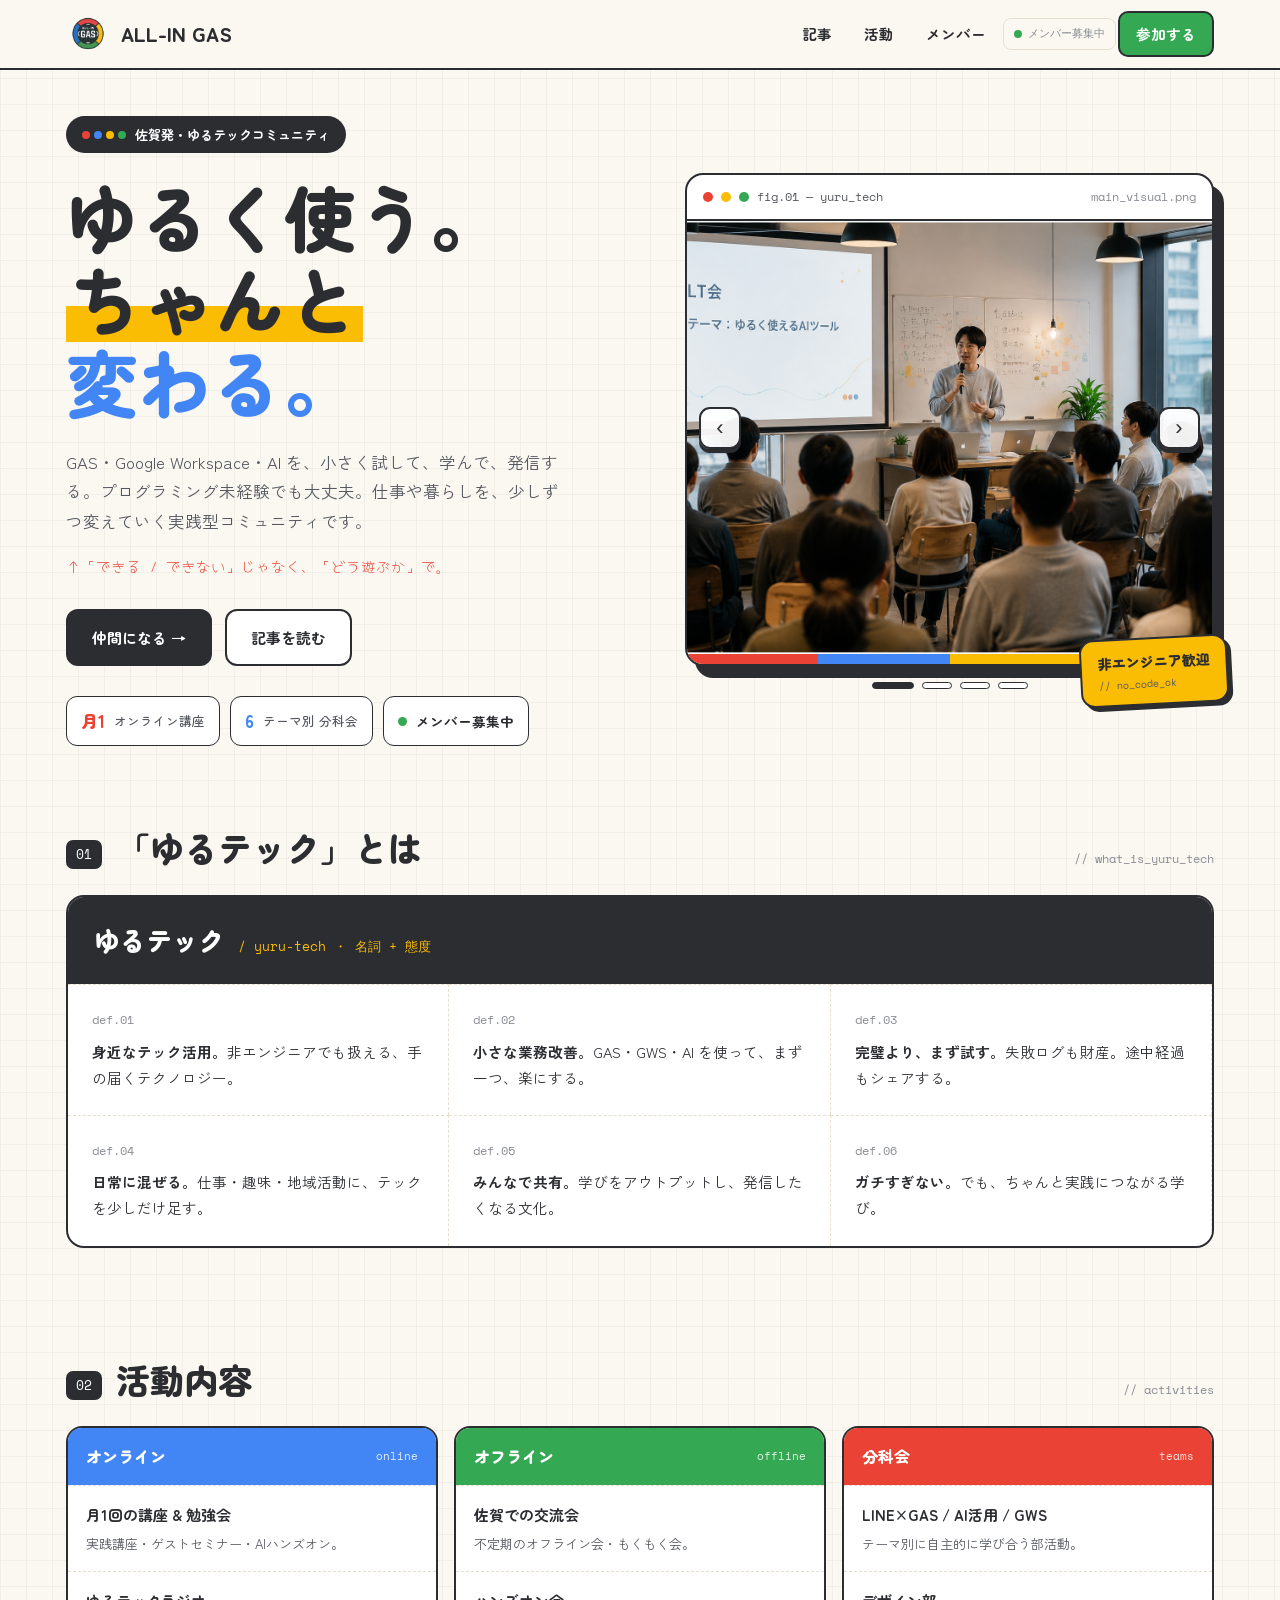
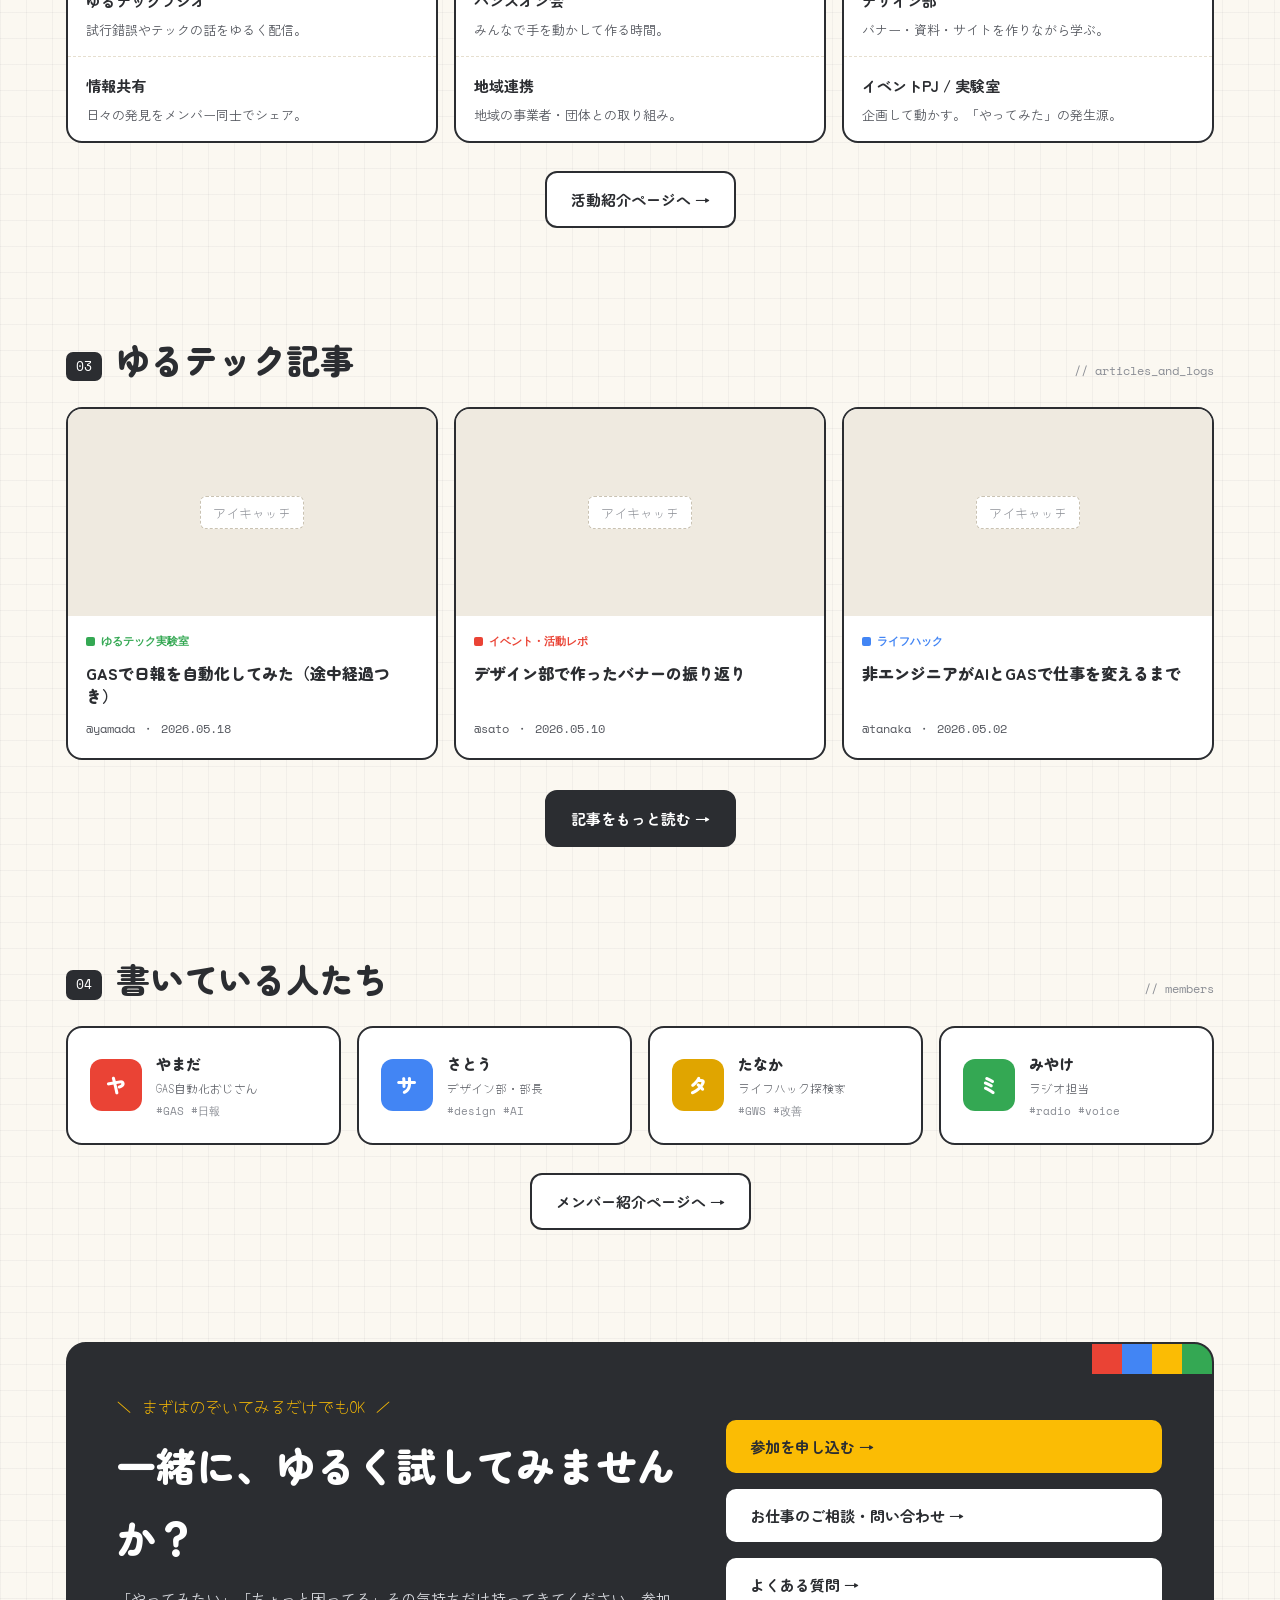
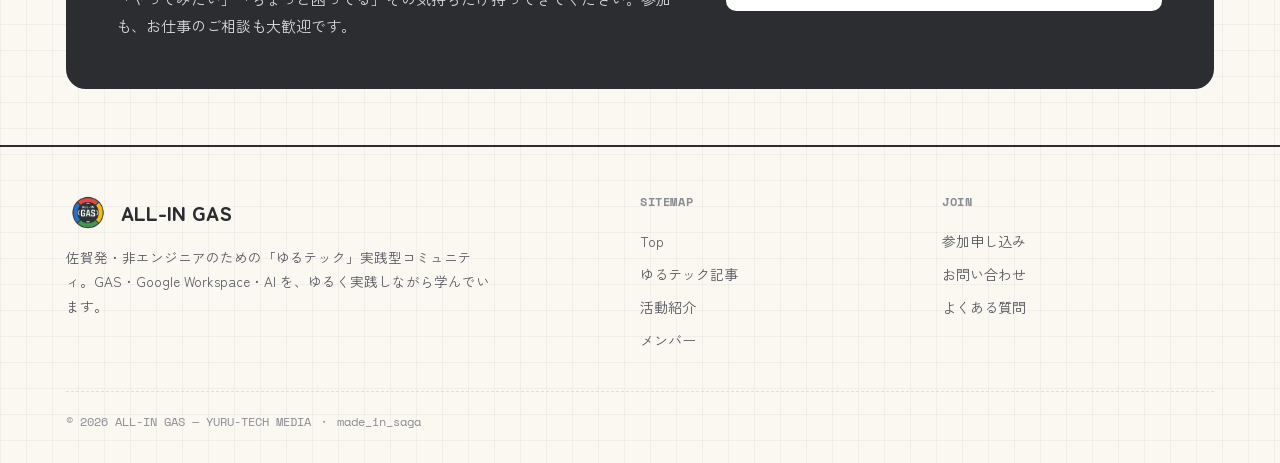
<file: index.html>
<!DOCTYPE html>
<html lang="ja">
<head>
<meta charset="UTF-8">
<meta name="viewport" content="width=device-width, initial-scale=1.0">
<meta name="robots" content="noindex, nofollow">
<title>ALL-IN GAS ｜ 佐賀発・ゆるテック実践コミュニティ</title>
<link rel="stylesheet" href="assets/tokens.css">
<style>
@import url('https://fonts.googleapis.com/css2?family=Space+Mono:wght@400;700&display=swap');
/* ====================== 案C : 実験ノート / ベントグリッド (Modular) ====================== */
html{ scroll-behavior:smooth; }
body{ margin:0; background:#FBF8F1; color:var(--ink); font-family:var(--font-body); line-height:1.8; -webkit-font-smoothing:antialiased;
  background-image:
    linear-gradient(rgba(43,45,49,.045) 1px, transparent 1px),
    linear-gradient(90deg, rgba(43,45,49,.045) 1px, transparent 1px);
  background-size:26px 26px; }
a{ color:inherit; text-decoration:none; }
img{ display:block; max-width:100%; }
.wrap{ max-width:1200px; margin:0 auto; padding:0 26px; }
.mono{ font-family:'Space Mono', ui-monospace, monospace; }
.ph{ position:relative; background:#EFEAE0; display:flex; align-items:center; justify-content:center; color:var(--ink-3); font-family:var(--font-hand); font-size:13px; }
.ph span{ background:#fff; padding:4px 12px; border-radius:6px; border:1px dashed #C9C2B2; }

.btn{ font-family:var(--font-round); font-weight:700; font-size:15px; padding:13px 24px; border-radius:12px; display:inline-flex; align-items:center; gap:8px; transition:.16s; cursor:pointer; border:2px solid var(--ink); }
.btn-primary{ background:var(--ink); color:#fff; }
.btn-primary:hover{ box-shadow:4px 4px 0 var(--g-blue); transform:translate(-2px,-2px); }
.btn-ghost{ background:#fff; }
.btn-ghost:hover{ box-shadow:4px 4px 0 var(--ink); transform:translate(-2px,-2px); }

/* ====================== NAV ====================== */
nav.bar{ position:sticky; top:0; z-index:50; background:rgba(251,248,241,.9); backdrop-filter:blur(8px); border-bottom:2px solid var(--ink); }
nav.bar .wrap{ display:flex; align-items:center; gap:8px; height:68px; }
nav.bar .logo{ display:flex; align-items:center; gap:11px; font-family:var(--font-round); font-weight:900; font-size:20px; white-space:nowrap; }
nav.bar .logo img{ width:44px; height:44px; }
nav.bar .links{ display:flex; gap:2px; margin-left:auto; align-items:center; }
nav.bar .links a{ font-family:var(--font-round); font-weight:700; font-size:14.5px; padding:8px 15px; border-radius:10px; transition:.15s; }
nav.bar .links a:hover{ background:#EFEAE0; }
nav.bar .join{ background:var(--g-green); color:#fff !important; border:2px solid var(--ink); padding:8px 16px !important; }
nav.bar .status{ font-family:'Space Mono',monospace; font-size:11px; color:var(--ink-3); border:1.5px solid var(--line); border-radius:8px; padding:5px 10px; display:flex; align-items:center; gap:6px; }
nav.bar .status .dot{ width:8px; height:8px; border-radius:50%; background:var(--g-green); }

/* ====================== HERO — コピー + メインビジュアル主役 ====================== */
.hero{ padding:46px 0 26px; }
.hero .wrap{ display:grid; grid-template-columns:1.04fr .96fr; gap:46px; align-items:center; }
.hero .copy, .hero .visual{ min-width:0; }

.hero .copy .tagpill{ font-family:var(--font-round); font-weight:700; font-size:13px; background:var(--ink); color:#fff; padding:7px 16px; border-radius:30px; display:inline-flex; align-items:center; gap:9px; }
.hero .copy .tagpill .gd{ display:flex; gap:4px; }
.hero .copy .tagpill .gd i{ width:8px; height:8px; border-radius:50%; display:block; }
.hero .copy h1{ font-family:var(--font-round); font-weight:900; font-size:clamp(42px,6vw,72px); line-height:1.14; letter-spacing:.01em; margin:22px 0 0; }
.hero .copy h1 .hl{ background:linear-gradient(180deg,transparent 58%, var(--g-yellow) 58%, var(--g-yellow) 92%, transparent 92%); padding:0 3px; }
.hero .copy h1 .b{ color:var(--g-blue); white-space:nowrap; }
.hero .copy .lead{ font-size:16.5px; color:var(--ink-2); margin:26px 0 0; max-width:30em; }
.hero .copy .hand{ font-family:var(--font-hand); font-size:14.5px; color:var(--g-red); margin-top:16px; }
.hero .copy .cta-row{ display:flex; gap:13px; flex-wrap:wrap; margin-top:30px; }

/* main visual — 大きく主役に */
.hero .visual{ position:relative; }
.hero .visual .card{ border:2px solid var(--ink); border-radius:18px; background:#fff; overflow:hidden;
  box-shadow:10px 12px 0 var(--ink); position:relative; }
.hero .visual .figbar{ display:flex; align-items:center; gap:8px; padding:11px 16px; border-bottom:2px solid var(--ink);
  font-family:'Space Mono',monospace; font-size:12px; color:var(--ink-2); }
.hero .visual .figbar .tdot{ width:10px; height:10px; border-radius:50%; }
.hero .visual .figbar .name{ margin-left:auto; color:var(--ink-3); }
.hero .visual .ph{ aspect-ratio:4/3.3; border-radius:0; border:none; }
.hero .visual .ph span{ font-size:14px; }
/* carousel */
.hero .visual .card{ position:relative; }
.hero .visual .track{ display:flex; transition:transform .45s cubic-bezier(.7,0,.2,1); }
.hero .visual .slide{ flex:0 0 100%; }
.hero .visual .slide .ph{ width:100%; }
.hero .visual .arw{ position:absolute; top:calc(50% + 8px); transform:translateY(-50%); width:42px; height:42px; border-radius:11px;
  border:2px solid var(--ink); background:rgba(255,255,255,.94); color:var(--ink); font-size:22px; line-height:1; cursor:pointer;
  display:flex; align-items:center; justify-content:center; transition:.15s; z-index:3; box-shadow:0 4px 0 var(--ink); }
.hero .visual .arw:hover{ background:var(--g-yellow); }
.hero .visual .arw:active{ transform:translateY(-50%) translateY(2px); box-shadow:0 2px 0 var(--ink); }
.hero .visual .arw.prev{ left:12px; }
.hero .visual .arw.next{ right:12px; }
.hero .visual .dots{ display:flex; gap:8px; justify-content:center; margin-top:16px; }
.hero .visual .dots .dot{ width:30px; height:7px; border-radius:20px; border:1.5px solid var(--ink); background:#fff; cursor:pointer; padding:0; transition:.18s; }
.hero .visual .dots .dot.on{ background:var(--ink); width:42px; }
.hero .visual .colorbar{ display:flex; height:10px; }
.hero .visual .colorbar i{ flex:1; }
.hero .visual .stamp{ position:absolute; right:-14px; bottom:-16px; background:var(--g-yellow); color:var(--ink);
  border:2px solid var(--ink); border-radius:14px; padding:10px 16px; font-family:var(--font-round); font-weight:900;
  font-size:14px; transform:rotate(-3deg); box-shadow:4px 4px 0 var(--ink); }
.hero .visual .stamp .s{ display:block; font-family:'Space Mono',monospace; font-weight:400; font-size:10px; color:var(--ink-2); margin-top:1px; }

/* hero下のステータス・チップ列 */
.hero-chips{ display:flex; flex-wrap:wrap; gap:10px; margin-top:30px; }
.chip{ display:inline-flex; align-items:center; gap:9px; border:1.5px solid var(--ink); border-radius:11px; background:#fff;
  padding:9px 14px; font-family:var(--font-round); font-weight:700; font-size:13.5px; }
.chip .num{ font-family:var(--font-round); font-weight:900; font-size:17px; }
.chip .lab{ font-size:12.5px; color:var(--ink-2); font-weight:500; }
.chip .cdot{ width:9px; height:9px; border-radius:50%; }
.chip .mn{ font-family:'Space Mono',monospace; font-size:11px; color:var(--ink-3); }
.chip.live .cdot{ animation:blink 1.6s ease-in-out infinite; }
@keyframes blink{ 50%{ opacity:.25 } }

/* ====================== SECTION ====================== */
section{ padding:56px 0; }
.sec-head{ display:flex; align-items:flex-end; gap:14px; margin-bottom:26px; flex-wrap:wrap; }
.sec-head .tick{ font-family:'Space Mono',monospace; font-size:13px; color:#fff; background:var(--ink); padding:3px 10px; border-radius:7px; }
.sec-head h2{ font-family:var(--font-round); font-weight:900; font-size:clamp(24px,3vw,34px); margin:0; line-height:1.2; }
.sec-head .en{ font-family:'Space Mono',monospace; font-size:12px; color:var(--ink-3); margin-left:auto; }

/* ゆるテック定義 */
.yuru .def{ border:2px solid var(--ink); border-radius:18px; background:#fff; overflow:hidden; display:grid; grid-template-columns:1fr 1fr 1fr; }
.yuru .def .head{ grid-column:1/-1; background:var(--ink); color:#fff; padding:20px 26px; display:flex; align-items:baseline; gap:14px; }
.yuru .def .head .term{ font-family:var(--font-round); font-weight:900; font-size:26px; }
.yuru .def .head .pron{ font-family:'Space Mono',monospace; font-size:13px; color:var(--g-yellow); }
.yuru .def .item{ padding:24px; border-right:1.5px dashed var(--line); border-top:1.5px dashed var(--line); }
.yuru .def .item:nth-child(3n+1){ border-left:none; }
.yuru .def .item .no{ font-family:'Space Mono',monospace; font-size:12px; color:var(--ink-3); }
.yuru .def .item p{ margin:8px 0 0; font-size:14.5px; }
.yuru .def .item b{ color:var(--ink); }

/* 活動 — board columns */
.acts .board{ display:grid; grid-template-columns:repeat(3,1fr); gap:16px; }
.col{ border:2px solid var(--ink); border-radius:16px; overflow:hidden; background:#fff; }
.col .top{ padding:14px 18px; color:#fff; font-family:var(--font-round); font-weight:900; font-size:16px; display:flex; align-items:center; gap:9px; }
.col .top .c{ font-family:'Space Mono',monospace; font-size:11px; font-weight:400; opacity:.85; margin-left:auto; }
.col .item{ padding:15px 18px; border-top:1.5px dashed var(--line); }
.col .item h4{ font-family:var(--font-round); font-weight:700; font-size:15px; margin:0 0 4px; }
.col .item p{ margin:0; font-size:13px; color:var(--ink-2); }

/* 記事 */
.media{ }
.art-grid{ display:grid; grid-template-columns:repeat(3,1fr); gap:16px; }
.art{ border:2px solid var(--ink); border-radius:16px; background:#fff; overflow:hidden; display:flex; flex-direction:column; transition:.16s; }
.art:hover{ transform:translate(-3px,-3px); box-shadow:5px 5px 0 var(--ink); }
.art .ph{ aspect-ratio:16/9; }
.art .body{ padding:16px 18px 18px; display:flex; flex-direction:column; flex:1; }
.art .cat{ font-family:'Space Mono',monospace; font-size:11px; font-weight:700; display:inline-flex; align-items:center; gap:6px; }
.art .cat i{ width:9px; height:9px; border-radius:2px; }
.art h3{ font-family:var(--font-round); font-weight:900; font-size:16px; line-height:1.45; margin:10px 0; }
.art .meta{ font-family:'Space Mono',monospace; font-size:12px; color:var(--ink-2); margin-top:auto; }

/* メンバー */
.members .row{ display:grid; grid-template-columns:repeat(4,1fr); gap:16px; }
.mcard{ border:2px solid var(--ink); border-radius:16px; background:#fff; padding:22px; display:flex; gap:14px; align-items:center; transition:.16s; }
.mcard:hover{ transform:translate(-3px,-3px); box-shadow:5px 5px 0 var(--ink); }
.mcard .av{ width:52px; height:52px; border-radius:12px; color:#fff; display:flex; align-items:center; justify-content:center; font-family:var(--font-round); font-weight:900; font-size:20px; flex-shrink:0; }
.mcard h4{ font-family:var(--font-round); font-weight:900; font-size:15px; margin:0; }
.mcard .role{ font-family:var(--font-hand); font-size:12px; color:var(--ink-2); }
.mcard .tags{ font-family:'Space Mono',monospace; font-size:10.5px; color:var(--ink-3); margin-top:4px; }

/* CTA */
.join .box{ border:2px solid var(--ink); border-radius:20px; background:var(--ink); color:#fff; padding:48px; display:grid; grid-template-columns:1.3fr 1fr; gap:36px; align-items:center; position:relative; overflow:hidden; }
.join .box .corner{ position:absolute; top:0; right:0; display:flex; }
.join .box .corner i{ width:30px; height:30px; }
.join .hand{ font-family:var(--font-hand); color:var(--g-yellow); font-size:16px; }
.join h2{ font-family:var(--font-round); font-weight:900; font-size:clamp(26px,3.4vw,40px); margin:8px 0 12px; }
.join p{ color:#D9DBE0; margin:0; font-size:15px; }
.join .actions{ display:flex; flex-direction:column; gap:12px; }
.join .btn-ghost{ background:#fff; color:var(--ink); }
.join .btn-y{ background:var(--g-yellow); color:var(--ink); border-color:var(--ink); }
.join .btn-y:hover{ transform:translate(-2px,-2px); box-shadow:4px 4px 0 rgba(255,255,255,.3); }

/* footer */
footer{ border-top:2px solid var(--ink); padding:44px 0 30px; }
footer .grid{ display:grid; grid-template-columns:2fr 1fr 1fr; gap:30px; }
footer .logo{ display:flex; align-items:center; gap:11px; font-family:var(--font-round); font-weight:900; font-size:20px; margin-bottom:10px; }
footer .logo img{ width:44px; height:44px; }
footer .desc{ font-size:13.5px; color:var(--ink-2); max-width:32em; }
footer h5{ font-family:'Space Mono',monospace; font-size:12px; margin:0 0 12px; color:var(--ink-3); text-transform:uppercase; letter-spacing:.05em; }
footer a{ display:block; font-size:14px; color:var(--ink-2); padding:4px 0; }
footer a:hover{ color:var(--g-blue); }
footer .copy{ font-family:'Space Mono',monospace; margin-top:34px; padding-top:20px; border-top:1.5px dashed var(--line); font-size:11.5px; color:var(--ink-3); }

@media (max-width:1080px){
  .hero .wrap{ grid-template-columns:1fr; }
  .hero .visual{ order:-1; }
}
@media (max-width:920px){
  .yuru .def, .acts .board, .art-grid, .members .row, .join .box, footer .grid{ grid-template-columns:1fr; }
}
</style>
</head>
<body>

<nav class="bar"><div class="wrap">
  <a class="logo" href="#top"><img src="assets/logo.png" alt="">ALL-IN GAS</a>
  <div class="links">
    <a href="articles.html">記事</a>
    <a href="activities.html">活動</a>
    <a href="members.html">メンバー</a>
    <span class="status"><span class="dot"></span>メンバー募集中</span>
    <a href="join.html" class="join">参加する</a>
  </div>
</div></nav>

<!-- HERO : コピー + メインビジュアル主役 -->
<section class="hero" id="top"><div class="wrap">
  <div class="copy">
    <span class="tagpill"><span class="gd"><i style="background:var(--g-red)"></i><i style="background:var(--g-blue)"></i><i style="background:var(--g-yellow)"></i><i style="background:var(--g-green)"></i></span>佐賀発・ゆるテックコミュニティ</span>
    <h1>ゆるく使う。<br><span class="hl">ちゃんと</span><span class="b">変わる。</span></h1>
    <p class="lead">GAS・Google Workspace・AI を、小さく試して、学んで、発信する。プログラミング未経験でも大丈夫。仕事や暮らしを、少しずつ変えていく実践型コミュニティです。</p>
    <p class="hand">↑「できる / できない」じゃなく、「どう遊ぶか」で。</p>
    <div class="cta-row">
      <a href="join.html" class="btn btn-primary">仲間になる →</a>
      <a href="articles.html" class="btn btn-ghost">記事を読む</a>
    </div>
    <div class="hero-chips">
      <div class="chip"><span class="num" style="color:var(--g-red)">月1</span><span class="lab">オンライン講座</span></div>
      <div class="chip"><span class="num" style="color:var(--g-blue)">6</span><span class="lab">テーマ別 分科会</span></div>
      <div class="chip live"><span class="cdot" style="background:var(--g-green)"></span>メンバー募集中</div>
    </div>
  </div>
  <div class="visual">
    <div class="card">
      <div class="figbar"><span class="tdot" style="background:var(--g-red)"></span><span class="tdot" style="background:var(--g-yellow)"></span><span class="tdot" style="background:var(--g-green)"></span>fig.01 — yuru_tech<span class="name" id="figname">main_visual.png</span></div>
      <div class="track" id="track">
        <div class="slide"><img src="assets/main_visual.png" alt="ALL-IN GAS のLT会のようす（テーマ：ゆるく使えるAIツール）" style="width:100%; aspect-ratio:4/3.3; object-fit:cover; display:block;"></div>
        <div class="slide"><div class="ph"><span>講座のようす 2</span></div></div>
        <div class="slide"><div class="ph"><span>もくもく会 3</span></div></div>
        <div class="slide"><div class="ph"><span>デザイン部 4</span></div></div>
      </div>
      <button class="arw prev" id="cprev" aria-label="前へ">‹</button>
      <button class="arw next" id="cnext" aria-label="次へ">›</button>
      <div class="colorbar"><i style="background:var(--g-red)"></i><i style="background:var(--g-blue)"></i><i style="background:var(--g-yellow)"></i><i style="background:var(--g-green)"></i></div>
    </div>
    <div class="dots" id="cdots"></div>
    <div class="stamp">非エンジニア歓迎<span class="s">// no_code_ok</span></div>
  </div>
</div></section>

<script>
// ヒーロー・メインビジュアルのカルーセル
(function(){
  const track=document.getElementById('track');
  if(!track) return;
  const slides=[...track.children];
  const dotsWrap=document.getElementById('cdots');
  const figname=document.getElementById('figname');
  const names=['main_visual.png','lecture_01.jpg','mokumoku.jpg','design_team.jpg'];
  let i=0, timer;
  slides.forEach((_,n)=>{ const d=document.createElement('button'); d.className='dot'+(n===0?' on':''); d.addEventListener('click',()=>{go(n);reset();}); dotsWrap.appendChild(d); });
  const dots=[...dotsWrap.children];
  function go(n){ i=(n+slides.length)%slides.length; track.style.transform='translateX(-'+(i*100)+'%)'; dots.forEach((d,k)=>d.classList.toggle('on',k===i)); if(figname) figname.textContent=names[i]||figname.textContent; }
  function reset(){ clearInterval(timer); timer=setInterval(()=>go(i+1),5000); }
  document.getElementById('cnext').addEventListener('click',()=>{go(i+1);reset();});
  document.getElementById('cprev').addEventListener('click',()=>{go(i-1);reset();});
  reset();
})();
</script>

<!-- ゆるテック定義 -->
<section class="yuru" id="yuru"><div class="wrap">
  <div class="sec-head"><span class="tick">01</span><h2>「ゆるテック」とは</h2><span class="en">// what_is_yuru_tech</span></div>
  <div class="def">
    <div class="head"><span class="term">ゆるテック</span><span class="pron mono">/ yuru-tech ・ 名詞 + 態度</span></div>
    <div class="item"><div class="no mono">def.01</div><p><b>身近なテック活用。</b>非エンジニアでも扱える、手の届くテクノロジー。</p></div>
    <div class="item"><div class="no mono">def.02</div><p><b>小さな業務改善。</b>GAS・GWS・AI を使って、まず一つ、楽にする。</p></div>
    <div class="item"><div class="no mono">def.03</div><p><b>完璧より、まず試す。</b>失敗ログも財産。途中経過もシェアする。</p></div>
    <div class="item"><div class="no mono">def.04</div><p><b>日常に混ぜる。</b>仕事・趣味・地域活動に、テックを少しだけ足す。</p></div>
    <div class="item"><div class="no mono">def.05</div><p><b>みんなで共有。</b>学びをアウトプットし、発信したくなる文化。</p></div>
    <div class="item"><div class="no mono">def.06</div><p><b>ガチすぎない。</b>でも、ちゃんと実践につながる学び。</p></div>
  </div>
</div></section>

<!-- 活動 board -->
<section class="acts" id="acts"><div class="wrap">
  <div class="sec-head"><span class="tick">02</span><h2>活動内容</h2><span class="en">// activities</span></div>
  <div class="board">
    <div class="col">
      <div class="top" style="background:var(--g-blue)">オンライン<span class="c mono">online</span></div>
      <div class="item"><h4>月1回の講座 & 勉強会</h4><p>実践講座・ゲストセミナー・AIハンズオン。</p></div>
      <div class="item"><h4>ゆるテックラジオ</h4><p>試行錯誤やテックの話をゆるく配信。</p></div>
      <div class="item"><h4>情報共有</h4><p>日々の発見をメンバー同士でシェア。</p></div>
    </div>
    <div class="col">
      <div class="top" style="background:var(--g-green)">オフライン<span class="c mono">offline</span></div>
      <div class="item"><h4>佐賀での交流会</h4><p>不定期のオフライン会・もくもく会。</p></div>
      <div class="item"><h4>ハンズオン会</h4><p>みんなで手を動かして作る時間。</p></div>
      <div class="item"><h4>地域連携</h4><p>地域の事業者・団体との取り組み。</p></div>
    </div>
    <div class="col">
      <div class="top" style="background:var(--g-red)">分科会<span class="c mono">teams</span></div>
      <div class="item"><h4>LINE×GAS / AI活用 / GWS</h4><p>テーマ別に自主的に学び合う部活動。</p></div>
      <div class="item"><h4>デザイン部</h4><p>バナー・資料・サイトを作りながら学ぶ。</p></div>
      <div class="item"><h4>イベントPJ / 実験室</h4><p>企画して動かす。「やってみた」の発生源。</p></div>
    </div>
  </div>
  <div style="text-align:center;margin-top:28px"><a href="activities.html" class="btn btn-ghost">活動紹介ページへ →</a></div>
</div></section>

<!-- 記事 -->
<section class="media" id="media"><div class="wrap">
  <div class="sec-head"><span class="tick">03</span><h2>ゆるテック記事</h2><span class="en">// articles_and_logs</span></div>
  <div class="art-grid">
    <article class="art"><div class="ph"><span>アイキャッチ</span></div><div class="body"><span class="cat" style="color:var(--g-green)"><i style="background:var(--g-green)"></i>ゆるテック実験室</span><h3>GASで日報を自動化してみた（途中経過つき）</h3><div class="meta mono">@yamada ・ 2026.05.18</div></div></article>
    <article class="art"><div class="ph"><span>アイキャッチ</span></div><div class="body"><span class="cat" style="color:var(--g-red)"><i style="background:var(--g-red)"></i>イベント・活動レポ</span><h3>デザイン部で作ったバナーの振り返り</h3><div class="meta mono">@sato ・ 2026.05.10</div></div></article>
    <article class="art"><div class="ph"><span>アイキャッチ</span></div><div class="body"><span class="cat" style="color:var(--g-blue)"><i style="background:var(--g-blue)"></i>ライフハック</span><h3>非エンジニアがAIとGASで仕事を変えるまで</h3><div class="meta mono">@tanaka ・ 2026.05.02</div></div></article>
  </div>
  <div style="text-align:center;margin-top:30px"><a href="articles.html" class="btn btn-primary">記事をもっと読む →</a></div>
</div></section>

<!-- メンバー -->
<section class="members" id="members"><div class="wrap">
  <div class="sec-head"><span class="tick">04</span><h2>書いている人たち</h2><span class="en">// members</span></div>
  <div class="row">
    <div class="mcard"><div class="av" style="background:var(--g-red)">ヤ</div><div><h4>やまだ</h4><div class="role">GAS自動化おじさん</div><div class="tags mono">#GAS #日報</div></div></div>
    <div class="mcard"><div class="av" style="background:var(--g-blue)">サ</div><div><h4>さとう</h4><div class="role">デザイン部・部長</div><div class="tags mono">#design #AI</div></div></div>
    <div class="mcard"><div class="av" style="background:#E0A500">タ</div><div><h4>たなか</h4><div class="role">ライフハック探検家</div><div class="tags mono">#GWS #改善</div></div></div>
    <div class="mcard"><div class="av" style="background:var(--g-green)">ミ</div><div><h4>みやけ</h4><div class="role">ラジオ担当</div><div class="tags mono">#radio #voice</div></div></div>
  </div>
  <div style="text-align:center;margin-top:28px"><a href="members.html" class="btn btn-ghost">メンバー紹介ページへ →</a></div>
</div></section>

<!-- CTA -->
<section class="join" id="join"><div class="wrap">
  <div class="box">
    <div class="corner"><i style="background:var(--g-red)"></i><i style="background:var(--g-blue)"></i><i style="background:var(--g-yellow)"></i><i style="background:var(--g-green)"></i></div>
    <div>
      <div class="hand">＼ まずはのぞいてみるだけでもOK ／</div>
      <h2>一緒に、ゆるく試してみませんか？</h2>
      <p>「やってみたい」「ちょっと困ってる」その気持ちだけ持ってきてください。参加も、お仕事のご相談も大歓迎です。</p>
    </div>
    <div class="actions">
      <a href="join.html" class="btn btn-y">参加を申し込む →</a>
      <a href="join.html#contact" class="btn btn-ghost">お仕事のご相談・問い合わせ →</a>
      <a href="join.html#faq-section" class="btn btn-ghost">よくある質問 →</a>
    </div>
  </div>
</div></section>

<footer><div class="wrap">
  <div class="grid">
    <div>
      <div class="logo"><img src="assets/logo.png" alt="">ALL-IN GAS</div>
      <div class="desc">佐賀発・非エンジニアのための「ゆるテック」実践型コミュニティ。GAS・Google Workspace・AI を、ゆるく実践しながら学んでいます。</div>
    </div>
    <div><h5>Sitemap</h5><a href="#top">Top</a><a href="articles.html">ゆるテック記事</a><a href="activities.html">活動紹介</a><a href="members.html">メンバー</a></div>
    <div><h5>Join</h5><a href="join.html">参加申し込み</a><a href="join.html">お問い合わせ</a><a href="join.html">よくある質問</a></div>
  </div>
  <div class="copy">© 2026 ALL-IN GAS — YURU-TECH MEDIA ・ made_in_saga</div>
</div></footer>

</body>
</html>
</file>
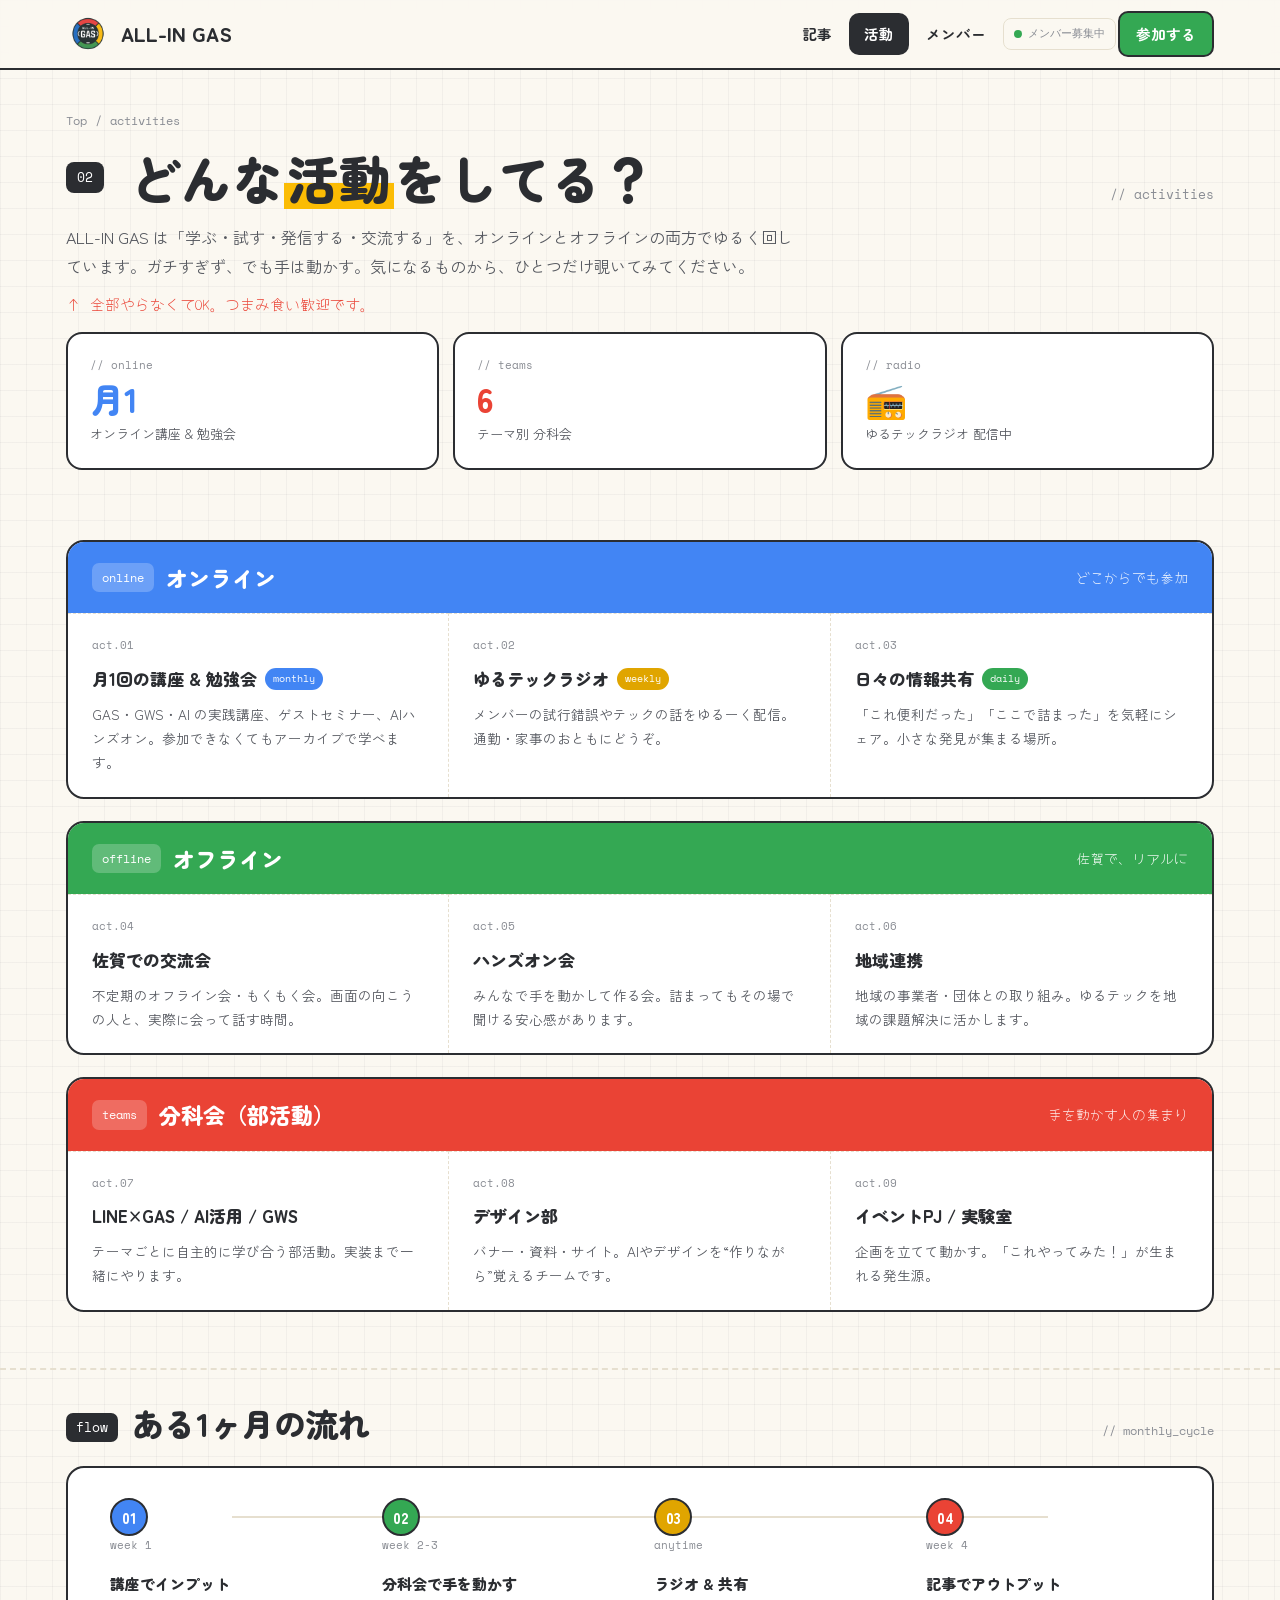
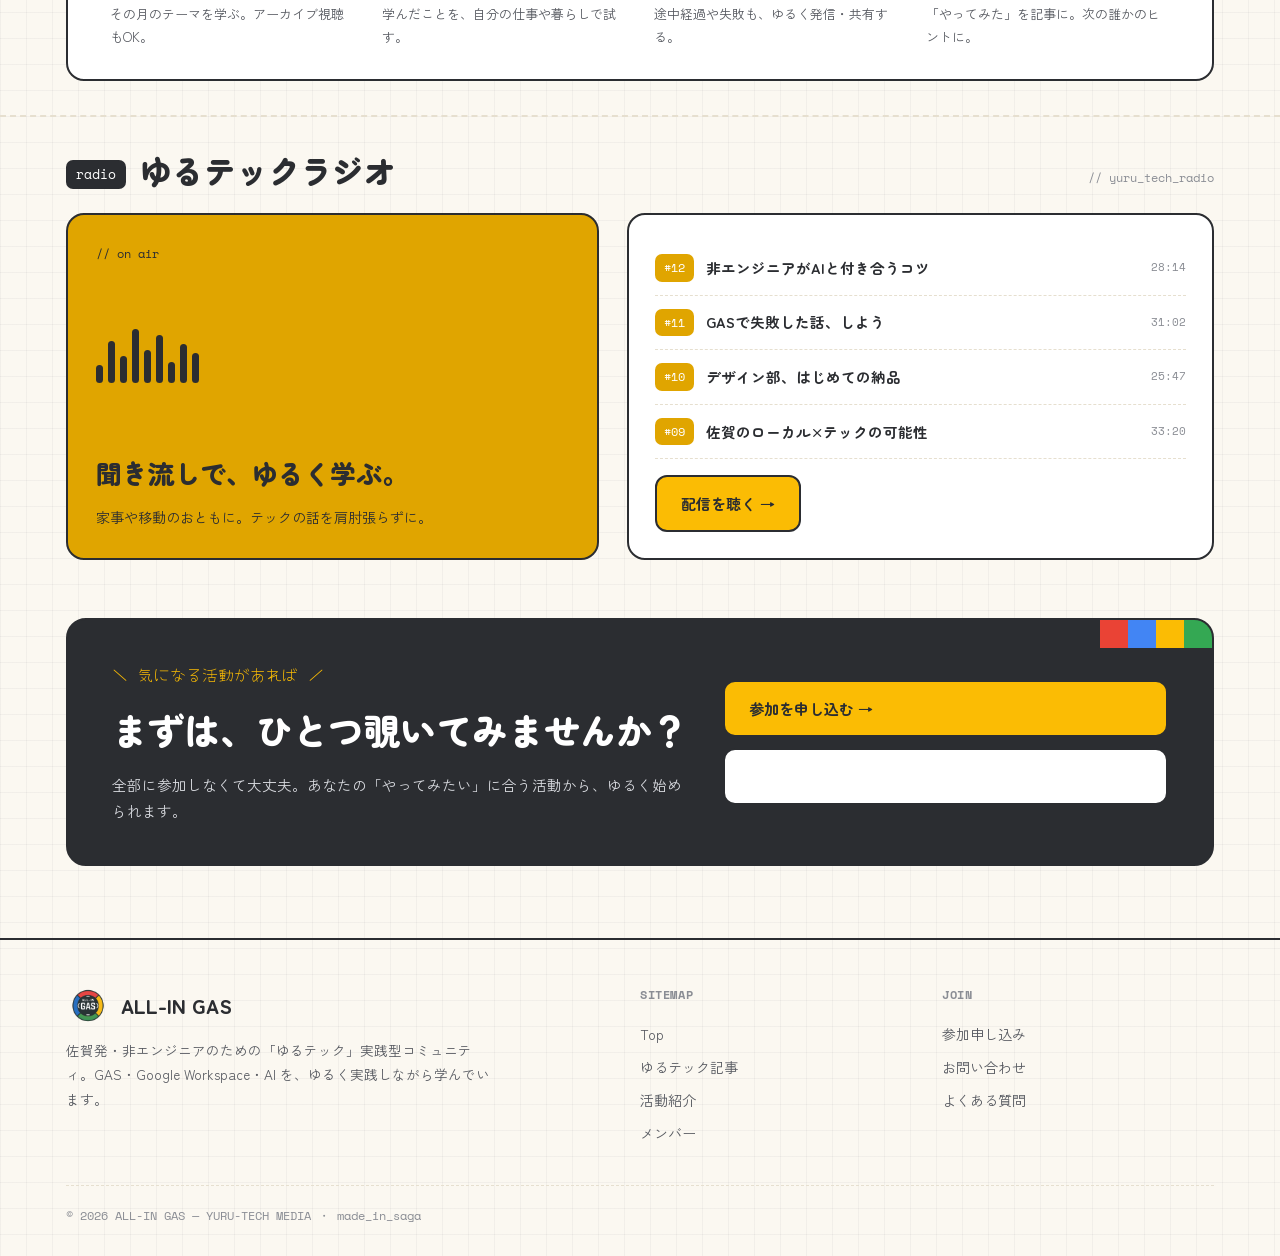
<file: activities.html>
<!DOCTYPE html>
<html lang="ja">
<head>
<meta charset="UTF-8">
<meta name="viewport" content="width=device-width, initial-scale=1.0">
<meta name="robots" content="noindex, nofollow">
<title>活動紹介 ｜ ALL-IN GAS</title>
<link rel="stylesheet" href="assets/tokens.css">
<link rel="stylesheet" href="assets/site.css">
<style>
/* ---- 活動紹介ページ固有 ---- */
.intro-grid{ display:grid; grid-template-columns:repeat(3,1fr); gap:14px; margin:8px 0 10px; }
.icard{ border:2px solid var(--ink); border-radius:16px; background:#fff; padding:22px; position:relative; overflow:hidden; }
.icard .k{ font-family:'Space Mono',monospace; font-size:11px; color:var(--ink-3); }
.icard .n{ font-family:var(--font-round); font-weight:900; font-size:34px; line-height:1; margin-top:6px; }
.icard .l{ font-size:13px; color:var(--ink-2); margin-top:6px; }

/* 活動カテゴリ・大ブロック */
.act-block{ border:2px solid var(--ink); border-radius:18px; background:#fff; overflow:hidden; margin-bottom:22px; }
.act-block .head{ display:flex; align-items:center; gap:12px; padding:16px 24px; color:#fff; }
.act-block .head .badge{ font-family:'Space Mono',monospace; font-size:12px; background:rgba(255,255,255,.22); padding:4px 10px; border-radius:7px; }
.act-block .head h2{ font-family:var(--font-round); font-weight:900; font-size:22px; margin:0; }
.act-block .head .tag{ margin-left:auto; font-family:var(--font-hand); font-size:14px; opacity:.92; }
.act-block .body{ display:grid; grid-template-columns:repeat(3,1fr); }
.act-block .cell{ padding:22px 24px; border-right:1.5px dashed var(--line); border-top:1.5px dashed var(--line); }
.act-block .body .cell:nth-child(3n){ border-right:none; }
.act-block .cell .no{ font-family:'Space Mono',monospace; font-size:11px; color:var(--ink-3); }
.act-block .cell h3{ font-family:var(--font-round); font-weight:900; font-size:17px; margin:8px 0 7px; display:flex; align-items:center; gap:8px; }
.act-block .cell h3 .freq{ font-family:'Space Mono',monospace; font-size:10px; font-weight:400; color:#fff; padding:2px 8px; border-radius:20px; }
.act-block .cell p{ font-size:13.5px; color:var(--ink-2); margin:0; }

/* 1ヶ月の流れ — タイムライン */
.flow{ border:2px solid var(--ink); border-radius:18px; background:#fff; padding:30px 28px; }
.flow .line{ display:grid; grid-template-columns:repeat(4,1fr); gap:0; position:relative; }
.flow .step{ position:relative; padding:0 14px; }
.flow .step::before{ content:""; position:absolute; top:18px; left:-50%; right:50%; height:2px; background:var(--line); z-index:0; }
.flow .step:first-child::before{ display:none; }
.flow .dot{ width:38px; height:38px; border-radius:50%; color:#fff; display:flex; align-items:center; justify-content:center; font-family:var(--font-round); font-weight:900; font-size:15px; position:relative; z-index:1; border:2px solid var(--ink); }
.flow .step h4{ font-family:var(--font-round); font-weight:900; font-size:15px; margin:14px 0 5px; }
.flow .step p{ font-size:13px; color:var(--ink-2); margin:0; }
.flow .step .w{ font-family:'Space Mono',monospace; font-size:11px; color:var(--ink-3); }

/* ラジオ feature */
.radio{ display:grid; grid-template-columns:1fr 1.1fr; gap:28px; align-items:stretch; }
.radio .visual{ border:2px solid var(--ink); border-radius:18px; background:#E0A500; padding:28px; color:var(--ink); position:relative; overflow:hidden; display:flex; flex-direction:column; justify-content:space-between; min-height:230px; }
.radio .visual .wave{ display:flex; align-items:flex-end; gap:5px; height:60px; }
.radio .visual .wave i{ width:7px; background:var(--ink); border-radius:4px; animation:eq 1.1s ease-in-out infinite; }
@keyframes eq{ 0%,100%{ height:18% } 50%{ height:100% } }
.radio .visual .k{ font-family:'Space Mono',monospace; font-size:12px; }
.radio .visual h3{ font-family:var(--font-round); font-weight:900; font-size:26px; margin:10px 0 0; }
.radio .info{ border:2px solid var(--ink); border-radius:18px; background:#fff; padding:26px; }
.radio .info .ep{ display:flex; gap:12px; padding:13px 0; border-bottom:1.5px dashed var(--line); align-items:center; }
.radio .info .ep:last-child{ border-bottom:none; }
.radio .info .ep .num{ font-family:'Space Mono',monospace; font-size:12px; color:#fff; background:#E0A500; padding:3px 9px; border-radius:7px; flex-shrink:0; }
.radio .info .ep h4{ font-family:var(--font-round); font-weight:700; font-size:14.5px; margin:0; }
.radio .info .ep .t{ font-family:'Space Mono',monospace; font-size:11px; color:var(--ink-3); margin-left:auto; flex-shrink:0; }

section.blk{ padding:34px 0; }

@media (max-width:920px){
  .intro-grid, .act-block .body, .radio{ grid-template-columns:1fr; }
  .act-block .cell{ border-right:none !important; }
  .flow .line{ grid-template-columns:1fr 1fr; gap:24px 0; }
  .flow .step::before{ display:none; }
}
</style>
</head>
<body>

<nav class="bar"><div class="wrap">
  <a class="logo" href="index.html"><img src="assets/logo.png" alt="">ALL-IN GAS</a>
  <div class="links">
    <a href="articles.html">記事</a>
    <a href="activities.html" class="on">活動</a>
    <a href="members.html">メンバー</a>
    <span class="status"><span class="dot"></span>メンバー募集中</span>
    <a href="join.html" class="join">参加する</a>
  </div>
</div></nav>

<!-- PAGE HERO -->
<header class="page-hero"><div class="wrap">
  <div class="crumb"><a href="index.html">Top</a> <span>/</span> <span>activities</span></div>
  <div class="row">
    <span class="tick">02</span>
    <h1>どんな<span class="hl">活動</span>をしてる？</h1>
    <span class="en">// activities</span>
  </div>
  <p class="lead">ALL-IN GAS は「学ぶ・試す・発信する・交流する」を、オンラインとオフラインの両方でゆるく回しています。ガチすぎず、でも手は動かす。気になるものから、ひとつだけ覗いてみてください。</p>
  <p class="hand">↑ 全部やらなくてOK。つまみ食い歓迎です。</p>
  <div class="intro-grid">
    <div class="icard"><div class="k mono">// online</div><div class="n" style="color:var(--g-blue)">月1</div><div class="l">オンライン講座 & 勉強会</div></div>
    <div class="icard"><div class="k mono">// teams</div><div class="n" style="color:var(--g-red)">6</div><div class="l">テーマ別 分科会</div></div>
    <div class="icard"><div class="k mono">// radio</div><div class="n" style="color:#E0A500">📻</div><div class="l">ゆるテックラジオ 配信中</div></div>
  </div>
</div></header>

<!-- オンライン -->
<section class="blk"><div class="wrap">
  <div class="act-block">
    <div class="head" style="background:var(--g-blue)"><span class="badge mono">online</span><h2>オンライン</h2><span class="tag">どこからでも参加</span></div>
    <div class="body">
      <div class="cell"><div class="no mono">act.01</div><h3>月1回の講座 & 勉強会 <span class="freq" style="background:var(--g-blue)">monthly</span></h3><p>GAS・GWS・AI の実践講座、ゲストセミナー、AIハンズオン。参加できなくてもアーカイブで学べます。</p></div>
      <div class="cell"><div class="no mono">act.02</div><h3>ゆるテックラジオ <span class="freq" style="background:#E0A500">weekly</span></h3><p>メンバーの試行錯誤やテックの話をゆるーく配信。通勤・家事のおともにどうぞ。</p></div>
      <div class="cell"><div class="no mono">act.03</div><h3>日々の情報共有 <span class="freq" style="background:var(--g-green)">daily</span></h3><p>「これ便利だった」「ここで詰まった」を気軽にシェア。小さな発見が集まる場所。</p></div>
    </div>
  </div>
  <div class="act-block">
    <div class="head" style="background:var(--g-green)"><span class="badge mono">offline</span><h2>オフライン</h2><span class="tag">佐賀で、リアルに</span></div>
    <div class="body">
      <div class="cell"><div class="no mono">act.04</div><h3>佐賀での交流会</h3><p>不定期のオフライン会・もくもく会。画面の向こうの人と、実際に会って話す時間。</p></div>
      <div class="cell"><div class="no mono">act.05</div><h3>ハンズオン会</h3><p>みんなで手を動かして作る会。詰まってもその場で聞ける安心感があります。</p></div>
      <div class="cell"><div class="no mono">act.06</div><h3>地域連携</h3><p>地域の事業者・団体との取り組み。ゆるテックを地域の課題解決に活かします。</p></div>
    </div>
  </div>
  <div class="act-block">
    <div class="head" style="background:var(--g-red)"><span class="badge mono">teams</span><h2>分科会（部活動）</h2><span class="tag">手を動かす人の集まり</span></div>
    <div class="body">
      <div class="cell"><div class="no mono">act.07</div><h3>LINE×GAS / AI活用 / GWS</h3><p>テーマごとに自主的に学び合う部活動。実装まで一緒にやります。</p></div>
      <div class="cell"><div class="no mono">act.08</div><h3>デザイン部</h3><p>バナー・資料・サイト。AIやデザインを“作りながら”覚えるチームです。</p></div>
      <div class="cell"><div class="no mono">act.09</div><h3>イベントPJ / 実験室</h3><p>企画を立てて動かす。「これやってみた！」が生まれる発生源。</p></div>
    </div>
  </div>
</div></section>

<hr class="rule">

<!-- 1ヶ月の流れ -->
<section class="blk"><div class="wrap">
  <div class="sec-head"><span class="tick">flow</span><h2>ある1ヶ月の流れ</h2><span class="en">// monthly_cycle</span></div>
  <div class="flow">
    <div class="line">
      <div class="step"><div class="dot" style="background:var(--g-blue)">01</div><div class="w mono">week 1</div><h4>講座でインプット</h4><p>その月のテーマを学ぶ。アーカイブ視聴もOK。</p></div>
      <div class="step"><div class="dot" style="background:var(--g-green)">02</div><div class="w mono">week 2-3</div><h4>分科会で手を動かす</h4><p>学んだことを、自分の仕事や暮らしで試す。</p></div>
      <div class="step"><div class="dot" style="background:#E0A500">03</div><div class="w mono">anytime</div><h4>ラジオ & 共有</h4><p>途中経過や失敗も、ゆるく発信・共有する。</p></div>
      <div class="step"><div class="dot" style="background:var(--g-red)">04</div><div class="w mono">week 4</div><h4>記事でアウトプット</h4><p>「やってみた」を記事に。次の誰かのヒントに。</p></div>
    </div>
  </div>
</div></section>

<hr class="rule">

<!-- ラジオ -->
<section class="blk"><div class="wrap">
  <div class="sec-head"><span class="tick">radio</span><h2>ゆるテックラジオ</h2><span class="en">// yuru_tech_radio</span></div>
  <div class="radio">
    <div class="visual">
      <div class="k mono">// on air</div>
      <div class="wave"><i style="height:30%;animation-delay:0s"></i><i style="height:70%;animation-delay:.1s"></i><i style="height:45%;animation-delay:.2s"></i><i style="height:90%;animation-delay:.3s"></i><i style="height:55%;animation-delay:.15s"></i><i style="height:80%;animation-delay:.25s"></i><i style="height:35%;animation-delay:.05s"></i><i style="height:65%;animation-delay:.35s"></i><i style="height:50%;animation-delay:.2s"></i></div>
      <div><h3>聞き流しで、ゆるく学ぶ。</h3><p style="margin:8px 0 0;font-size:14px">家事や移動のおともに。テックの話を肩肘張らずに。</p></div>
    </div>
    <div class="info">
      <div class="ep"><span class="num mono">#12</span><h4>非エンジニアがAIと付き合うコツ</h4><span class="t mono">28:14</span></div>
      <div class="ep"><span class="num mono">#11</span><h4>GASで失敗した話、しよう</h4><span class="t mono">31:02</span></div>
      <div class="ep"><span class="num mono">#10</span><h4>デザイン部、はじめての納品</h4><span class="t mono">25:47</span></div>
      <div class="ep"><span class="num mono">#09</span><h4>佐賀のローカル×テックの可能性</h4><span class="t mono">33:20</span></div>
      <div style="margin-top:16px"><a href="#" class="btn btn-y">配信を聴く →</a></div>
    </div>
  </div>
</div></section>

<!-- CTA -->
<section class="cta-band"><div class="wrap">
  <div class="box">
    <div class="corner"><i style="background:var(--g-red)"></i><i style="background:var(--g-blue)"></i><i style="background:var(--g-yellow)"></i><i style="background:var(--g-green)"></i></div>
    <div>
      <div class="hand">＼ 気になる活動があれば ／</div>
      <h2>まずは、ひとつ覗いてみませんか？</h2>
      <p>全部に参加しなくて大丈夫。あなたの「やってみたい」に合う活動から、ゆるく始められます。</p>
    </div>
    <div class="actions">
      <a href="join.html" class="btn btn-y">参加を申し込む →</a>
      <a href="join.html" class="btn btn-ghost">お問い合わせ</a>
    </div>
  </div>
</div></section>

<footer><div class="wrap">
  <div class="grid">
    <div>
      <div class="logo"><img src="assets/logo.png" alt="">ALL-IN GAS</div>
      <div class="desc">佐賀発・非エンジニアのための「ゆるテック」実践型コミュニティ。GAS・Google Workspace・AI を、ゆるく実践しながら学んでいます。</div>
    </div>
    <div><h5>Sitemap</h5><a href="index.html">Top</a><a href="articles.html">ゆるテック記事</a><a href="activities.html">活動紹介</a><a href="members.html">メンバー</a></div>
    <div><h5>Join</h5><a href="join.html">参加申し込み</a><a href="join.html">お問い合わせ</a><a href="join.html">よくある質問</a></div>
  </div>
  <div class="copy">© 2026 ALL-IN GAS — YURU-TECH MEDIA ・ made_in_saga</div>
</div></footer>

</body>
</html>
</file>
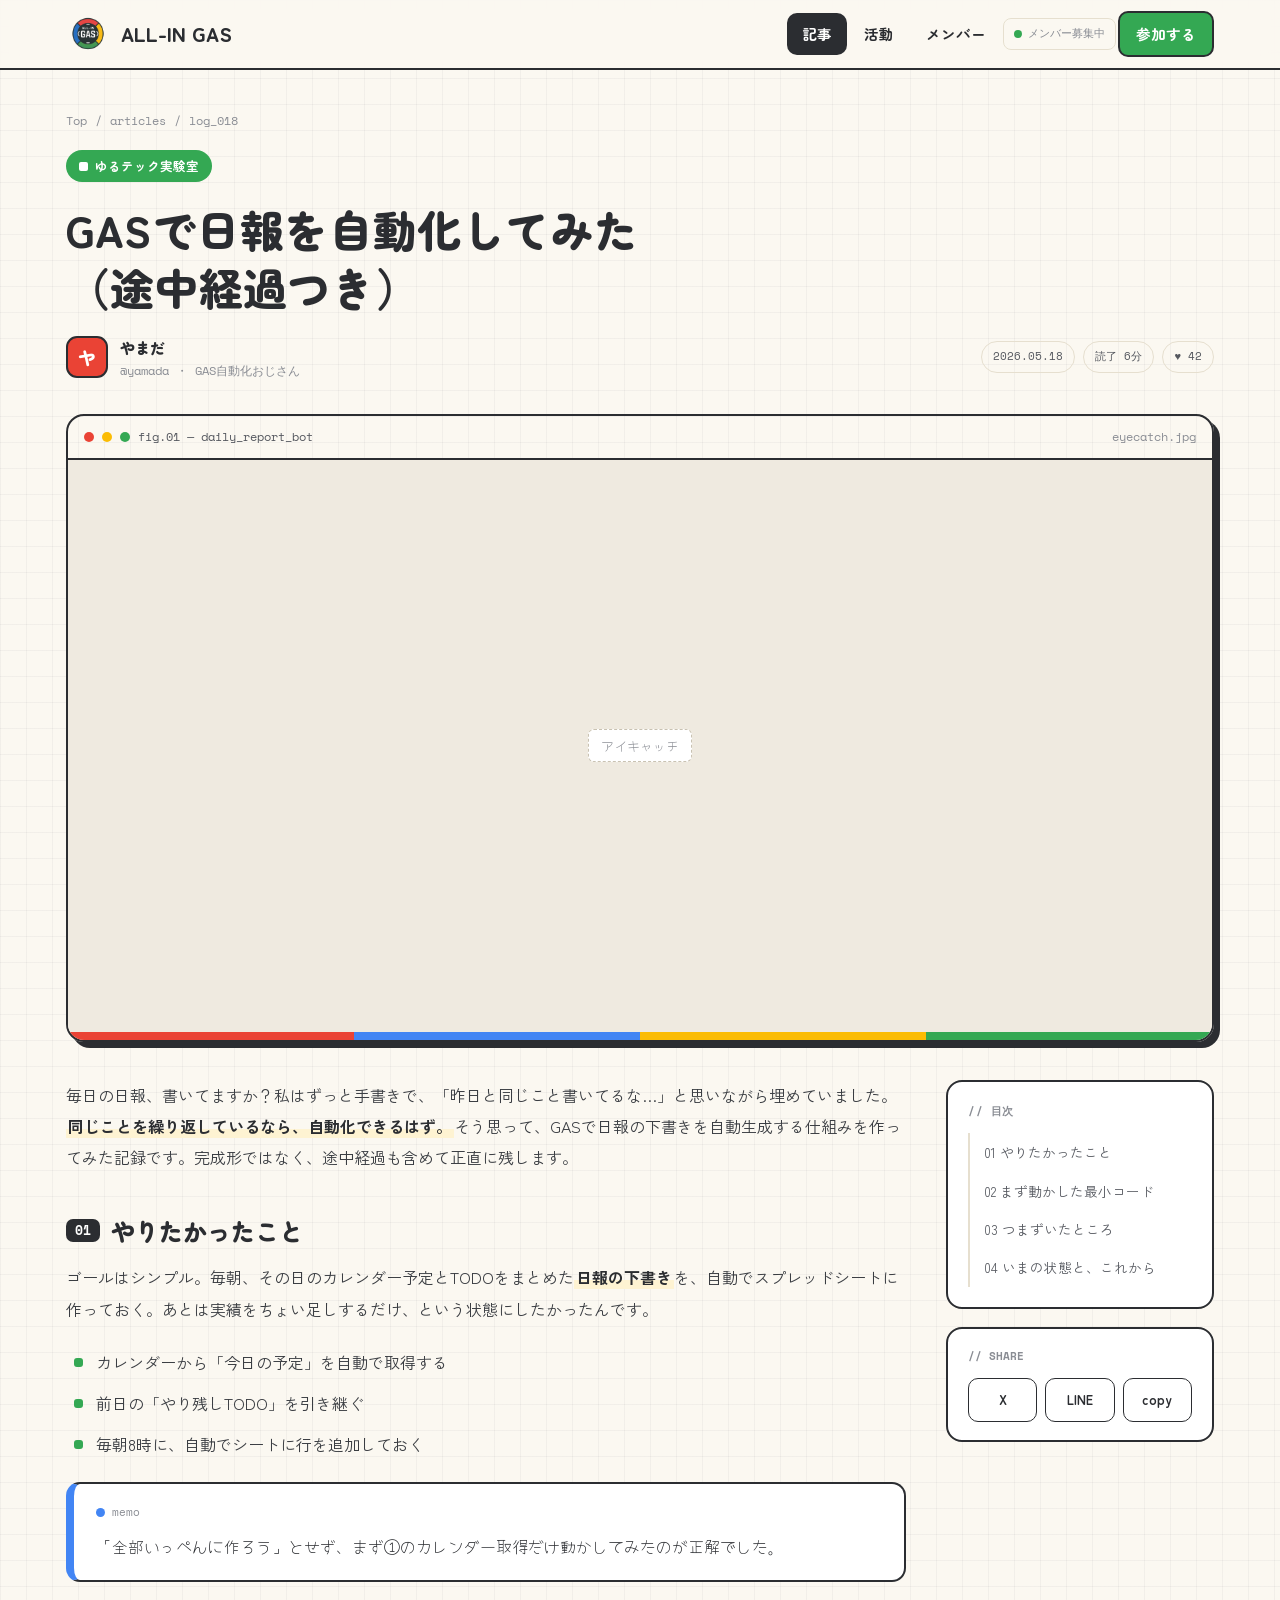
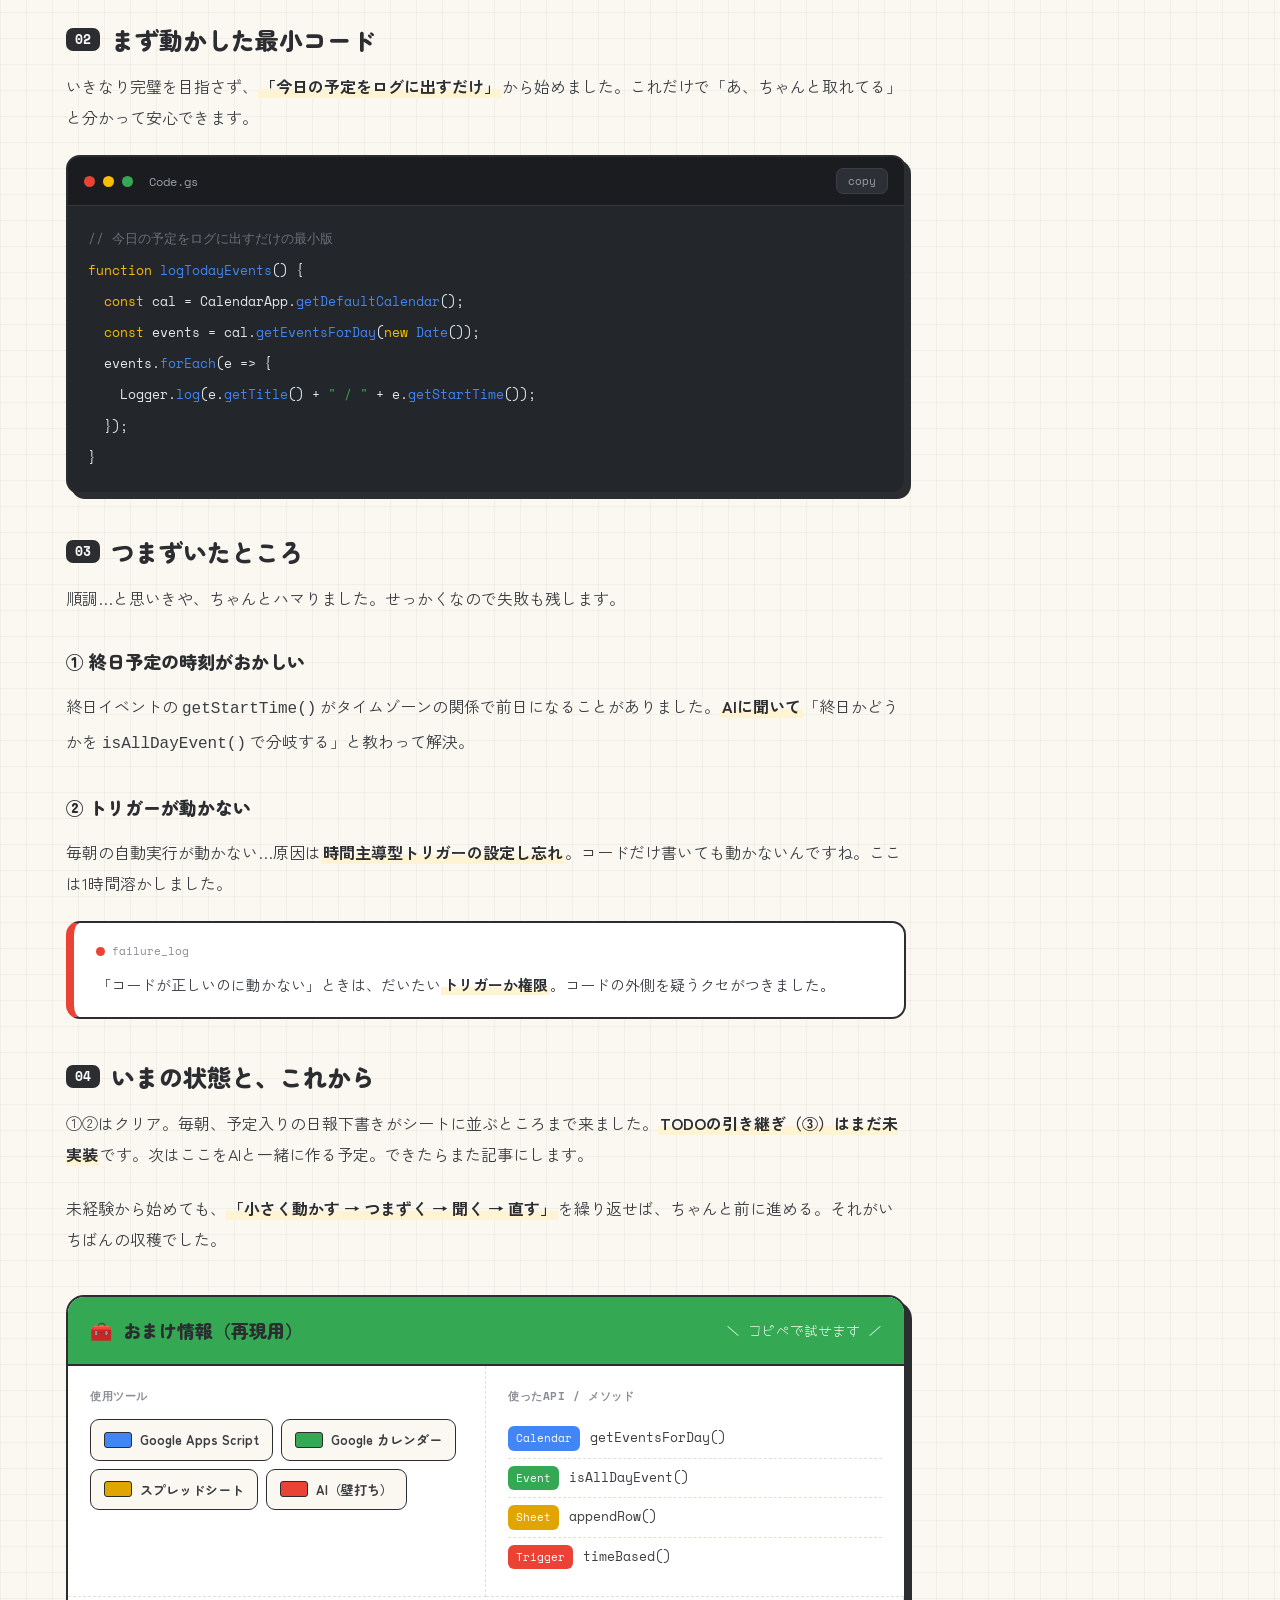
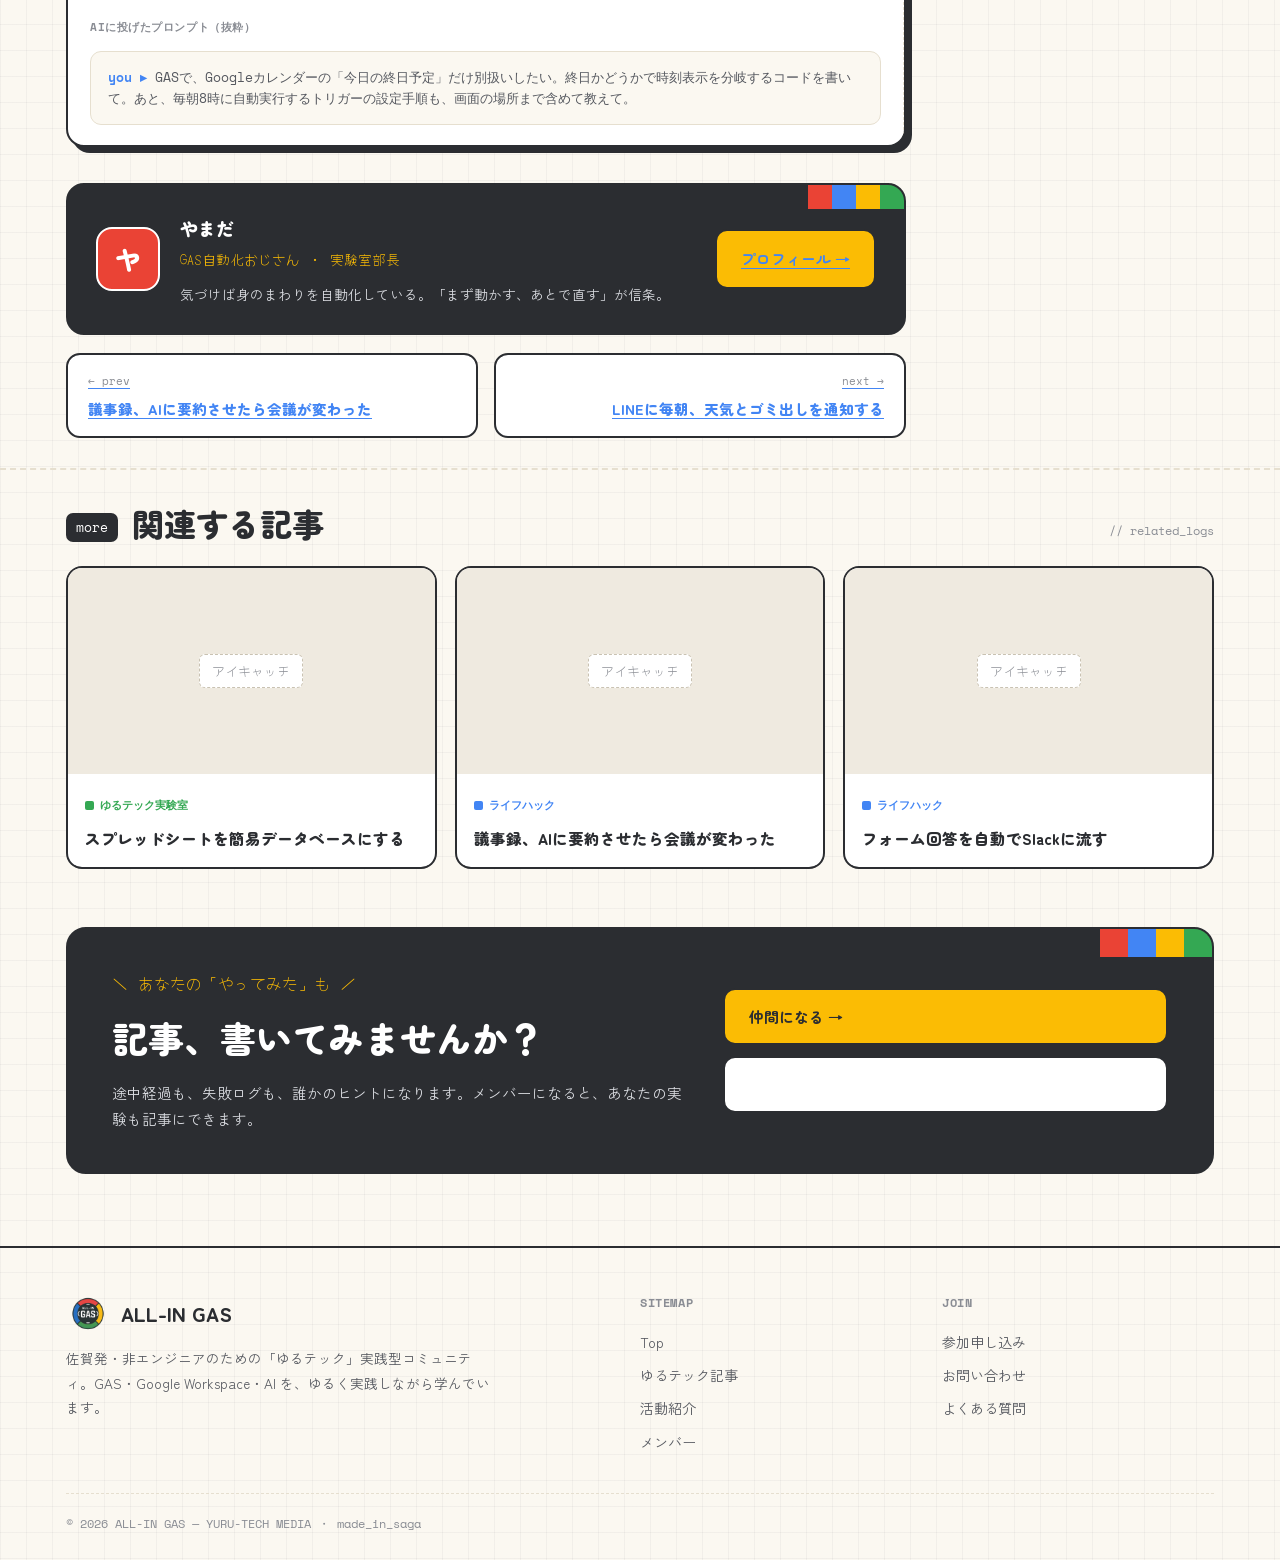
<file: article.html>
<!DOCTYPE html>
<html lang="ja">
<head>
<meta charset="UTF-8">
<meta name="viewport" content="width=device-width, initial-scale=1.0">
<meta name="robots" content="noindex, nofollow">
<title>GASで日報を自動化してみた（途中経過つき） ｜ ALL-IN GAS</title>
<link rel="stylesheet" href="assets/tokens.css">
<link rel="stylesheet" href="assets/site.css">
<style>
/* ---- 記事詳細ページ固有 ---- */
.art-layout{ display:grid; grid-template-columns:minmax(0,1fr) 268px; gap:40px; align-items:start; }

/* 記事ヘッダ */
.art-head .cat{ font-family:var(--font-round); font-weight:700; font-size:12.5px; padding:5px 13px; border-radius:30px; color:#fff; display:inline-flex; align-items:center; gap:7px; }
.art-head h1{ font-family:var(--font-round); font-weight:900; font-size:clamp(28px,3.8vw,44px); line-height:1.32; margin:18px 0 16px; letter-spacing:.005em; }
.art-head .byline{ display:flex; align-items:center; gap:12px; flex-wrap:wrap; }
.art-head .av{ width:42px; height:42px; border-radius:11px; color:#fff; display:flex; align-items:center; justify-content:center; font-family:var(--font-round); font-weight:900; font-size:18px; border:2px solid var(--ink); }
.art-head .who b{ font-family:var(--font-round); font-weight:900; font-size:15px; }
.art-head .who .m{ font-family:'Space Mono',monospace; font-size:11.5px; color:var(--ink-3); }
.art-head .stat{ margin-left:auto; display:flex; gap:8px; }
.art-head .stat span{ font-family:'Space Mono',monospace; font-size:11px; color:var(--ink-2); border:1.5px solid var(--line); border-radius:20px; padding:5px 11px; }

/* アイキャッチ */
.eyecatch{ border:2px solid var(--ink); border-radius:18px; overflow:hidden; box-shadow:6px 6px 0 var(--ink); margin:24px 0 8px; }
.eyecatch .ph{ aspect-ratio:16/8; }
.eyecatch .figbar{ display:flex; align-items:center; gap:8px; padding:10px 16px; border-bottom:2px solid var(--ink); font-family:'Space Mono',monospace; font-size:12px; color:var(--ink-2); }
.eyecatch .figbar .tdot{ width:10px; height:10px; border-radius:50%; }
.eyecatch .figbar .name{ margin-left:auto; color:var(--ink-3); }
.eyecatch .colorbar{ display:flex; height:8px; }
.eyecatch .colorbar i{ flex:1; }

/* 本文（prose） */
.prose{ font-size:16px; color:#3a3d42; line-height:1.95; }
.prose > p{ margin:0 0 22px; }
.prose h2{ font-family:var(--font-round); font-weight:900; font-size:24px; color:var(--ink); margin:42px 0 16px; display:flex; align-items:center; gap:11px; line-height:1.3; }
.prose h2 .hn{ font-family:'Space Mono',monospace; font-size:13px; color:#fff; background:var(--ink); padding:3px 9px; border-radius:7px; flex-shrink:0; }
.prose h3{ font-family:var(--font-round); font-weight:900; font-size:18px; color:var(--ink); margin:30px 0 12px; }
.prose strong{ font-weight:700; color:var(--ink); background:linear-gradient(180deg,transparent 62%, var(--g-yellow-soft) 62%); padding:0 2px; }
.prose a{ color:var(--g-blue); text-decoration:underline; text-underline-offset:3px; }
.prose ul{ margin:0 0 22px; padding-left:4px; list-style:none; }
.prose ul li{ position:relative; padding-left:26px; margin-bottom:10px; }
.prose ul li::before{ content:""; position:absolute; left:4px; top:11px; width:9px; height:9px; border-radius:3px; background:var(--g-green); }

/* 引用・メモ */
.note-box{ border:2px solid var(--ink); border-left-width:8px; border-radius:14px; background:#fff; padding:18px 22px; margin:0 0 24px; }
.note-box .tag{ font-family:'Space Mono',monospace; font-size:11px; color:var(--ink-3); display:flex; align-items:center; gap:7px; margin-bottom:7px; }
.note-box .tag .d{ width:9px; height:9px; border-radius:50%; }
.note-box p{ margin:0; font-size:15px; }
.note-box.hand p{ font-family:var(--font-hand); font-size:16px; color:var(--ink); }

/* コードブロック */
.code{ border:2px solid var(--ink); border-radius:14px; overflow:hidden; margin:0 0 26px; background:#23262B; box-shadow:5px 5px 0 var(--ink); }
.code .bar{ display:flex; align-items:center; gap:8px; padding:11px 16px; background:#1A1C20; border-bottom:1px solid #34373D; }
.code .bar i{ width:11px; height:11px; border-radius:50%; }
.code .bar .fn{ font-family:'Space Mono',monospace; font-size:12px; color:#9AA0A8; margin-left:8px; }
.code .bar .copy{ margin-left:auto; font-family:'Space Mono',monospace; font-size:11px; color:#9AA0A8; background:#2C2F35; border:1px solid #3C3F45; border-radius:7px; padding:4px 11px; cursor:pointer; transition:.15s; }
.code .bar .copy:hover{ color:#fff; border-color:#555; }
.code pre{ margin:0; padding:18px 20px; overflow-x:auto; }
.code code{ font-family:'Space Mono',monospace; font-size:13px; line-height:1.85; color:#E4E6EA; white-space:pre; }
.code .c-key{ color:#FBBC04; } .code .c-fn{ color:#4285F4; } .code .c-str{ color:#34A853; } .code .c-com{ color:#6B7079; } .code .c-num{ color:#EA8A80; }

/* おまけ情報パネル */
.bonus{ border:2px solid var(--ink); border-radius:18px; background:#fff; overflow:hidden; margin:40px 0 10px; box-shadow:6px 6px 0 var(--ink); }
.bonus .bh{ display:flex; align-items:center; gap:11px; padding:16px 22px; background:var(--g-green); color:#fff; border-bottom:2px solid var(--ink); }
.bonus .bh .ic{ font-size:18px; } .bonus .bh h2{ font-family:var(--font-round); font-weight:900; font-size:18px; margin:0; }
.bonus .bh .tag{ margin-left:auto; font-family:var(--font-hand); font-size:14px; opacity:.95; }
.bonus .grid2{ display:grid; grid-template-columns:1fr 1fr; }
.bonus .blk{ padding:20px 22px; border-right:1.5px dashed var(--line); border-bottom:1.5px dashed var(--line); }
.bonus .grid2 .blk:nth-child(2n){ border-right:none; }
.bonus .blk h4{ font-family:'Space Mono',monospace; font-size:11px; color:var(--ink-3); text-transform:uppercase; letter-spacing:.05em; margin:0 0 12px; }
.bonus .tools{ display:flex; flex-wrap:wrap; gap:8px; }
.bonus .tools span{ font-family:var(--font-round); font-weight:700; font-size:13px; border:1.5px solid var(--ink); border-radius:9px; padding:7px 13px; display:inline-flex; align-items:center; gap:8px; background:#FBF8F1; }
.bonus .tools span .d{ width:9px; height:9px; border-radius:3px; }
.bonus .apilist{ font-family:'Space Mono',monospace; font-size:12.5px; }
.bonus .apilist .r{ display:flex; gap:10px; padding:7px 0; border-bottom:1px dashed var(--line); align-items:center; }
.bonus .apilist .r:last-child{ border-bottom:none; }
.bonus .apilist .mth{ color:#fff; padding:2px 8px; border-radius:6px; font-size:10.5px; }
.bonus .prompt{ grid-column:1/-1; border-bottom:none; }
.bonus .promptbox{ background:#FBF8F1; border:1.5px solid var(--line); border-radius:11px; padding:15px 17px; font-family:'Space Mono',monospace; font-size:12.5px; color:var(--ink-2); line-height:1.7; position:relative; }
.bonus .promptbox .you{ color:var(--g-blue); font-weight:700; }

/* 著者ボックス */
.author{ border:2px solid var(--ink); border-radius:18px; background:var(--ink); color:#fff; padding:26px 28px; display:flex; gap:20px; align-items:center; margin:36px 0 0; position:relative; overflow:hidden; }
.author .corner{ position:absolute; top:0; right:0; display:flex; } .author .corner i{ width:24px; height:24px; }
.author .av{ width:64px; height:64px; border-radius:16px; color:#fff; display:flex; align-items:center; justify-content:center; font-family:var(--font-round); font-weight:900; font-size:26px; border:2px solid #fff; flex-shrink:0; }
.author .name{ font-family:var(--font-round); font-weight:900; font-size:18px; }
.author .role{ font-family:var(--font-hand); font-size:14px; color:var(--g-yellow); }
.author p{ font-size:13.5px; color:#D9DBE0; margin:7px 0 0; }
.author .go{ margin-left:auto; flex-shrink:0; }

/* サイドバー */
.aside{ position:sticky; top:88px; display:flex; flex-direction:column; gap:18px; }
.toc{ border:2px solid var(--ink); border-radius:16px; background:#fff; padding:20px; }
.toc h4{ font-family:'Space Mono',monospace; font-size:11px; color:var(--ink-3); text-transform:uppercase; letter-spacing:.05em; margin:0 0 12px; }
.toc a{ display:block; font-size:13.5px; color:var(--ink-2); padding:7px 0 7px 14px; border-left:2px solid var(--line); transition:.15s; }
.toc a:hover{ color:var(--g-blue); border-color:var(--g-blue); }
.share{ border:2px solid var(--ink); border-radius:16px; background:#fff; padding:18px 20px; }
.share h4{ font-family:'Space Mono',monospace; font-size:11px; color:var(--ink-3); text-transform:uppercase; margin:0 0 12px; }
.share .row{ display:flex; gap:8px; }
.share .row a{ flex:1; border:1.5px solid var(--ink); border-radius:10px; text-align:center; padding:9px 0; font-family:var(--font-round); font-weight:700; font-size:13px; transition:.15s; }
.share .row a:hover{ background:#EFEAE0; }

/* 関連記事 */
.related .rel-grid{ display:grid; grid-template-columns:repeat(3,1fr); gap:18px; }
.rel{ border:2px solid var(--ink); border-radius:16px; background:#fff; overflow:hidden; display:flex; flex-direction:column; transition:.16s; }
.rel:hover{ transform:translate(-3px,-3px); box-shadow:5px 5px 0 var(--ink); }
.rel .ph{ aspect-ratio:16/9; }
.rel .body{ padding:15px 17px 17px; }
.rel .cat{ font-family:'Space Mono',monospace; font-size:11px; font-weight:700; display:inline-flex; align-items:center; gap:6px; }
.rel .cat i{ width:9px; height:9px; border-radius:2px; }
.rel h3{ font-family:var(--font-round); font-weight:900; font-size:15.5px; line-height:1.45; margin:9px 0 0; }

/* prev / next */
.prevnext{ display:grid; grid-template-columns:1fr 1fr; gap:16px; margin-top:18px; }
.pn{ border:2px solid var(--ink); border-radius:14px; background:#fff; padding:16px 20px; transition:.16s; }
.pn:hover{ transform:translateY(-3px); box-shadow:4px 5px 0 var(--ink); }
.pn .k{ font-family:'Space Mono',monospace; font-size:11px; color:var(--ink-3); }
.pn h4{ font-family:var(--font-round); font-weight:900; font-size:14.5px; margin:7px 0 0; line-height:1.4; }
.pn.next{ text-align:right; }

@media (max-width:980px){ .art-layout{ grid-template-columns:1fr; } .aside{ position:static; flex-direction:row; flex-wrap:wrap; } .aside > *{ flex:1; min-width:220px; } }
@media (max-width:720px){ .bonus .grid2{ grid-template-columns:1fr; } .bonus .blk{ border-right:none; } .related .rel-grid{ grid-template-columns:1fr; } .prevnext{ grid-template-columns:1fr; } .art-head .stat{ width:100%; margin-left:0; } }
</style>
</head>
<body>

<nav class="bar"><div class="wrap">
  <a class="logo" href="index.html"><img src="assets/logo.png" alt="">ALL-IN GAS</a>
  <div class="links">
    <a href="articles.html" class="on">記事</a>
    <a href="activities.html">活動</a>
    <a href="members.html">メンバー</a>
    <span class="status"><span class="dot"></span>メンバー募集中</span>
    <a href="join.html" class="join">参加する</a>
  </div>
</div></nav>

<!-- 記事ヘッダ -->
<header class="page-hero" style="padding-bottom:8px"><div class="wrap">
  <div class="crumb"><a href="index.html">Top</a> <span>/</span> <a href="articles.html">articles</a> <span>/</span> <span>log_018</span></div>
  <div class="art-head" style="margin-top:18px">
    <span class="cat" style="background:var(--g-green)"><i style="width:9px;height:9px;border-radius:2px;background:#fff;display:block"></i>ゆるテック実験室</span>
    <h1>GASで日報を自動化してみた<br>（途中経過つき）</h1>
    <div class="byline">
      <div class="av" style="background:var(--g-red)">ヤ</div>
      <div class="who"><b>やまだ</b><div class="m mono">@yamada ・ GAS自動化おじさん</div></div>
      <div class="stat">
        <span>2026.05.18</span><span>読了 6分</span><span>♥ 42</span>
      </div>
    </div>
  </div>
</div></header>

<!-- アイキャッチ -->
<div class="wrap">
  <div class="eyecatch">
    <div class="figbar"><span class="tdot" style="background:var(--g-red)"></span><span class="tdot" style="background:var(--g-yellow)"></span><span class="tdot" style="background:var(--g-green)"></span>fig.01 — daily_report_bot<span class="name">eyecatch.jpg</span></div>
    <div class="ph"><span>アイキャッチ</span></div>
    <div class="colorbar"><i style="background:var(--g-red)"></i><i style="background:var(--g-blue)"></i><i style="background:var(--g-yellow)"></i><i style="background:var(--g-green)"></i></div>
  </div>
</div>

<!-- 本文 + サイド -->
<section style="padding:30px 0"><div class="wrap">
  <div class="art-layout">

    <!-- 本文 -->
    <article class="prose">
      <p>毎日の日報、書いてますか？私はずっと手書きで、「昨日と同じこと書いてるな…」と思いながら埋めていました。<strong>同じことを繰り返しているなら、自動化できるはず。</strong>そう思って、GASで日報の下書きを自動生成する仕組みを作ってみた記録です。完成形ではなく、途中経過も含めて正直に残します。</p>

      <h2 id="s1"><span class="hn mono">01</span>やりたかったこと</h2>
      <p>ゴールはシンプル。毎朝、その日のカレンダー予定とTODOをまとめた<strong>日報の下書き</strong>を、自動でスプレッドシートに作っておく。あとは実績をちょい足しするだけ、という状態にしたかったんです。</p>
      <ul>
        <li>カレンダーから「今日の予定」を自動で取得する</li>
        <li>前日の「やり残しTODO」を引き継ぐ</li>
        <li>毎朝8時に、自動でシートに行を追加しておく</li>
      </ul>

      <div class="note-box hand" style="border-left-color:var(--g-blue)">
        <div class="tag mono"><span class="d" style="background:var(--g-blue)"></span>memo</div>
        <p>「全部いっぺんに作ろう」とせず、まず①のカレンダー取得だけ動かしてみたのが正解でした。</p>
      </div>

      <h2 id="s2"><span class="hn mono">02</span>まず動かした最小コード</h2>
      <p>いきなり完璧を目指さず、<strong>「今日の予定をログに出すだけ」</strong>から始めました。これだけで「あ、ちゃんと取れてる」と分かって安心できます。</p>

      <div class="code">
        <div class="bar"><i style="background:var(--g-red)"></i><i style="background:var(--g-yellow)"></i><i style="background:var(--g-green)"></i><span class="fn">Code.gs</span><button class="copy" data-copy>copy</button></div>
        <pre><code><span class="c-com">// 今日の予定をログに出すだけの最小版</span>
<span class="c-key">function</span> <span class="c-fn">logTodayEvents</span>() {
  <span class="c-key">const</span> cal = CalendarApp.<span class="c-fn">getDefaultCalendar</span>();
  <span class="c-key">const</span> events = cal.<span class="c-fn">getEventsForDay</span>(<span class="c-key">new</span> <span class="c-fn">Date</span>());
  events.<span class="c-fn">forEach</span>(e =&gt; {
    Logger.<span class="c-fn">log</span>(e.<span class="c-fn">getTitle</span>() + <span class="c-str">" / "</span> + e.<span class="c-fn">getStartTime</span>());
  });
}</code></pre>
      </div>

      <h2 id="s3"><span class="hn mono">03</span>つまずいたところ</h2>
      <p>順調…と思いきや、ちゃんとハマりました。せっかくなので失敗も残します。</p>
      <h3>① 終日予定の時刻がおかしい</h3>
      <p>終日イベントの <code>getStartTime()</code> がタイムゾーンの関係で前日になることがありました。<strong>AIに聞いて</strong>「終日かどうかを <code>isAllDayEvent()</code> で分岐する」と教わって解決。</p>
      <h3>② トリガーが動かない</h3>
      <p>毎朝の自動実行が動かない…原因は<strong>時間主導型トリガーの設定し忘れ</strong>。コードだけ書いても動かないんですね。ここは1時間溶かしました。</p>

      <div class="note-box" style="border-left-color:var(--g-red)">
        <div class="tag mono"><span class="d" style="background:var(--g-red)"></span>failure_log</div>
        <p>「コードが正しいのに動かない」ときは、だいたい<strong>トリガーか権限</strong>。コードの外側を疑うクセがつきました。</p>
      </div>

      <h2 id="s4"><span class="hn mono">04</span>いまの状態と、これから</h2>
      <p>①②はクリア。毎朝、予定入りの日報下書きがシートに並ぶところまで来ました。<strong>TODOの引き継ぎ（③）はまだ未実装</strong>です。次はここをAIと一緒に作る予定。できたらまた記事にします。</p>
      <p>未経験から始めても、<strong>「小さく動かす → つまずく → 聞く → 直す」</strong>を繰り返せば、ちゃんと前に進める。それがいちばんの収穫でした。</p>

      <!-- おまけ情報 -->
      <div class="bonus">
        <div class="bh"><span class="ic">🧰</span><h2>おまけ情報（再現用）</h2><span class="tag">＼ コピペで試せます ／</span></div>
        <div class="grid2">
          <div class="blk">
            <h4>使用ツール</h4>
            <div class="tools">
              <span><span class="d" style="background:var(--g-blue)"></span>Google Apps Script</span>
              <span><span class="d" style="background:var(--g-green)"></span>Google カレンダー</span>
              <span><span class="d" style="background:#E0A500"></span>スプレッドシート</span>
              <span><span class="d" style="background:var(--g-red)"></span>AI（壁打ち）</span>
            </div>
          </div>
          <div class="blk">
            <h4>使ったAPI / メソッド</h4>
            <div class="apilist">
              <div class="r"><span class="mth" style="background:var(--g-blue)">Calendar</span>getEventsForDay()</div>
              <div class="r"><span class="mth" style="background:var(--g-green)">Event</span>isAllDayEvent()</div>
              <div class="r"><span class="mth" style="background:#E0A500">Sheet</span>appendRow()</div>
              <div class="r"><span class="mth" style="background:var(--g-red)">Trigger</span>timeBased()</div>
            </div>
          </div>
          <div class="blk prompt">
            <h4>AIに投げたプロンプト（抜粋）</h4>
            <div class="promptbox">
              <span class="you">you ▸</span> GASで、Googleカレンダーの「今日の終日予定」だけ別扱いしたい。終日かどうかで時刻表示を分岐するコードを書いて。あと、毎朝8時に自動実行するトリガーの設定手順も、画面の場所まで含めて教えて。
            </div>
          </div>
        </div>
      </div>

      <!-- 著者 -->
      <div class="author">
        <div class="corner"><i style="background:var(--g-red)"></i><i style="background:var(--g-blue)"></i><i style="background:var(--g-yellow)"></i><i style="background:var(--g-green)"></i></div>
        <div class="av" style="background:var(--g-red)">ヤ</div>
        <div>
          <div class="name">やまだ</div>
          <div class="role">GAS自動化おじさん ・ 実験室部長</div>
          <p>気づけば身のまわりを自動化している。「まず動かす、あとで直す」が信条。</p>
        </div>
        <a href="members.html" class="btn btn-y go">プロフィール →</a>
      </div>

      <!-- prev / next -->
      <div class="prevnext">
        <a href="articles.html" class="pn prev"><div class="k mono">← prev</div><h4>議事録、AIに要約させたら会議が変わった</h4></a>
        <a href="articles.html" class="pn next"><div class="k mono">next →</div><h4>LINEに毎朝、天気とゴミ出しを通知する</h4></a>
      </div>
    </article>

    <!-- サイド -->
    <aside class="aside">
      <div class="toc">
        <h4>// 目次</h4>
        <a href="#s1">01 やりたかったこと</a>
        <a href="#s2">02 まず動かした最小コード</a>
        <a href="#s3">03 つまずいたところ</a>
        <a href="#s4">04 いまの状態と、これから</a>
      </div>
      <div class="share">
        <h4>// share</h4>
        <div class="row"><a href="#">X</a><a href="#">LINE</a><a href="#">copy</a></div>
      </div>
    </aside>
  </div>
</div></section>

<hr class="rule">

<!-- 関連記事 -->
<section class="related" style="padding:34px 0"><div class="wrap">
  <div class="sec-head"><span class="tick">more</span><h2>関連する記事</h2><span class="en">// related_logs</span></div>
  <div class="rel-grid">
    <a href="articles.html" class="rel"><div class="ph"><span>アイキャッチ</span></div><div class="body"><span class="cat" style="color:var(--g-green)"><i style="background:var(--g-green)"></i>ゆるテック実験室</span><h3>スプレッドシートを簡易データベースにする</h3></div></a>
    <a href="articles.html" class="rel"><div class="ph"><span>アイキャッチ</span></div><div class="body"><span class="cat" style="color:var(--g-blue)"><i style="background:var(--g-blue)"></i>ライフハック</span><h3>議事録、AIに要約させたら会議が変わった</h3></div></a>
    <a href="articles.html" class="rel"><div class="ph"><span>アイキャッチ</span></div><div class="body"><span class="cat" style="color:var(--g-blue)"><i style="background:var(--g-blue)"></i>ライフハック</span><h3>フォーム回答を自動でSlackに流す</h3></div></a>
  </div>
</div></section>

<!-- CTA -->
<section class="cta-band"><div class="wrap">
  <div class="box">
    <div class="corner"><i style="background:var(--g-red)"></i><i style="background:var(--g-blue)"></i><i style="background:var(--g-yellow)"></i><i style="background:var(--g-green)"></i></div>
    <div>
      <div class="hand">＼ あなたの「やってみた」も ／</div>
      <h2>記事、書いてみませんか？</h2>
      <p>途中経過も、失敗ログも、誰かのヒントになります。メンバーになると、あなたの実験も記事にできます。</p>
    </div>
    <div class="actions">
      <a href="join.html" class="btn btn-y">仲間になる →</a>
      <a href="articles.html" class="btn btn-ghost">記事一覧へ</a>
    </div>
  </div>
</div></section>

<footer><div class="wrap">
  <div class="grid">
    <div>
      <div class="logo"><img src="assets/logo.png" alt="">ALL-IN GAS</div>
      <div class="desc">佐賀発・非エンジニアのための「ゆるテック」実践型コミュニティ。GAS・Google Workspace・AI を、ゆるく実践しながら学んでいます。</div>
    </div>
    <div><h5>Sitemap</h5><a href="index.html">Top</a><a href="articles.html">ゆるテック記事</a><a href="activities.html">活動紹介</a><a href="members.html">メンバー</a></div>
    <div><h5>Join</h5><a href="join.html">参加申し込み</a><a href="join.html">お問い合わせ</a><a href="join.html">よくある質問</a></div>
  </div>
  <div class="copy">© 2026 ALL-IN GAS — YURU-TECH MEDIA ・ made_in_saga</div>
</div></footer>

<script>
// copy ボタン
document.querySelectorAll('[data-copy]').forEach(btn=>{
  btn.addEventListener('click',()=>{
    const code=btn.closest('.code').querySelector('code').innerText;
    navigator.clipboard?.writeText(code);
    const t=btn.textContent; btn.textContent='copied!'; setTimeout(()=>btn.textContent=t,1400);
  });
});
// 目次スムーススクロール
document.querySelectorAll('.toc a').forEach(a=>{
  a.addEventListener('click',e=>{
    e.preventDefault();
    const el=document.querySelector(a.getAttribute('href'));
    if(el) window.scrollTo({top:el.getBoundingClientRect().top+window.scrollY-84, behavior:'smooth'});
  });
});
</script>
</body>
</html>
</file>
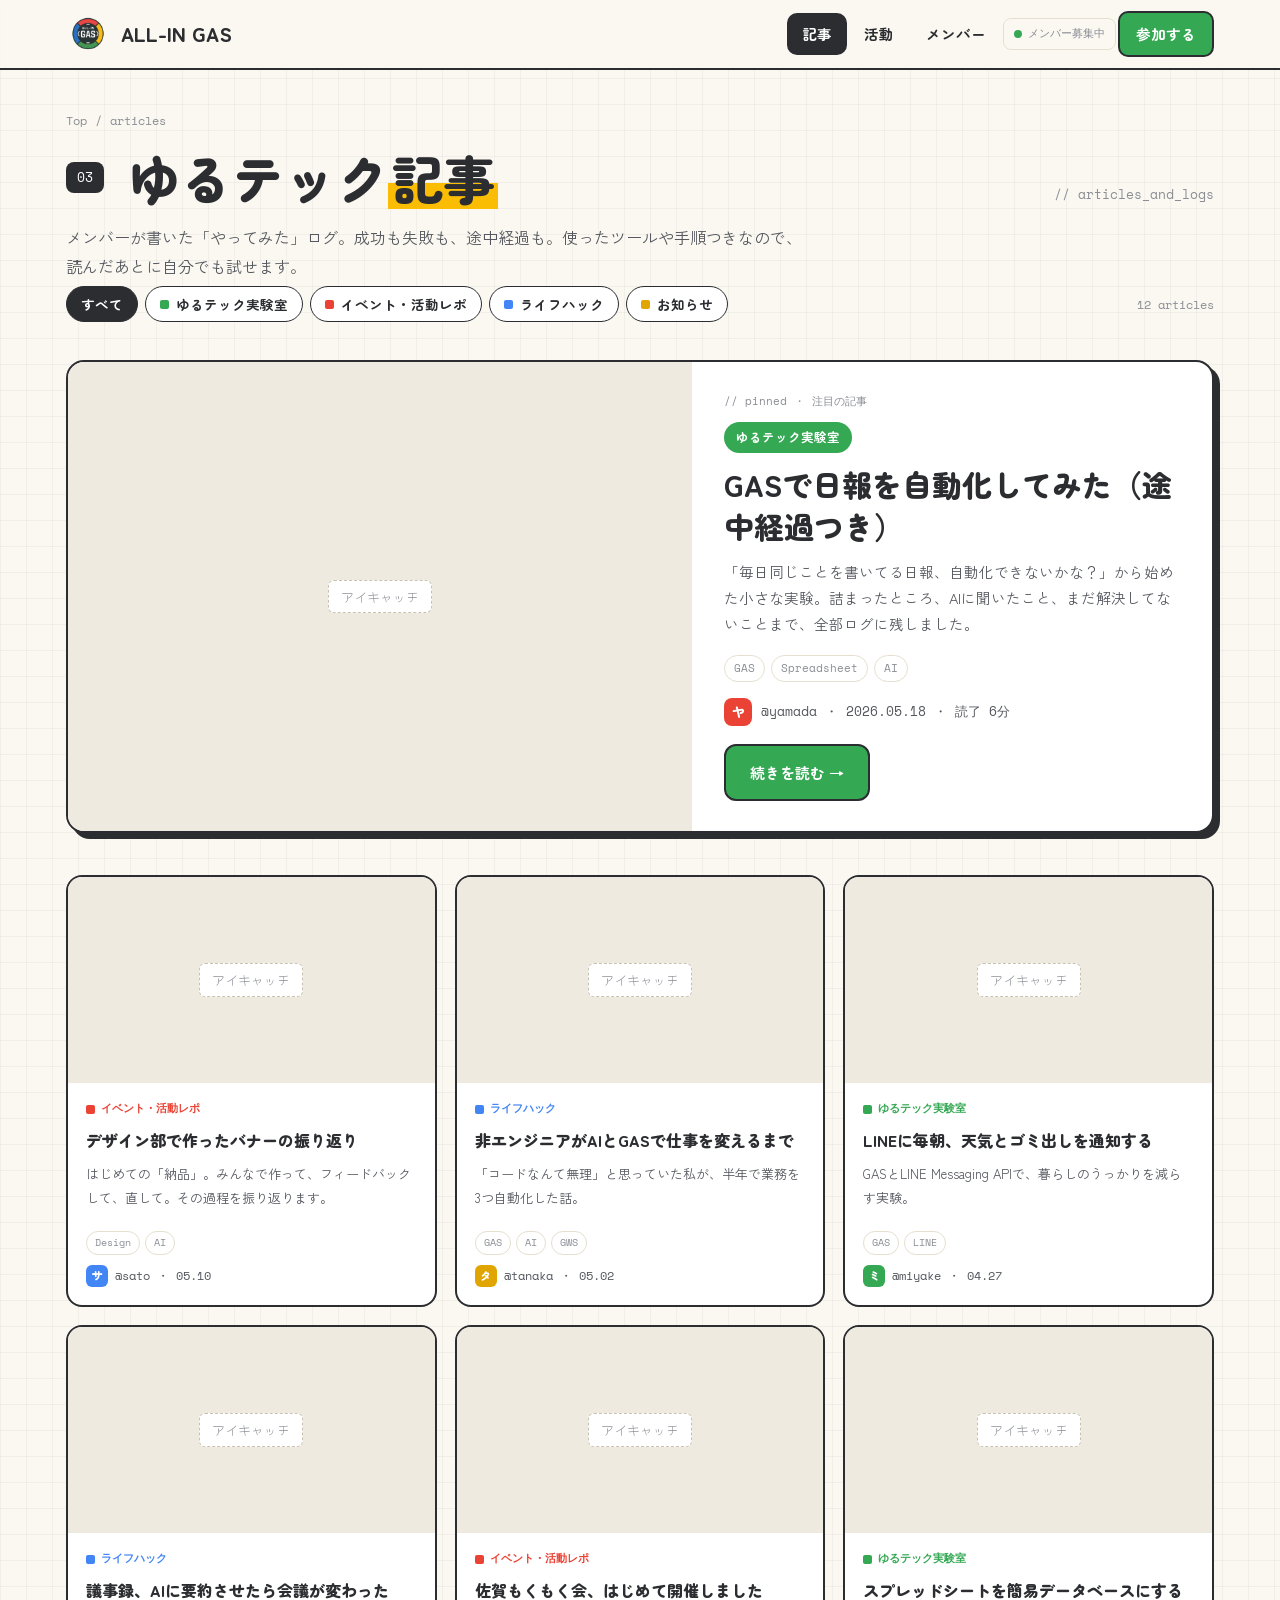
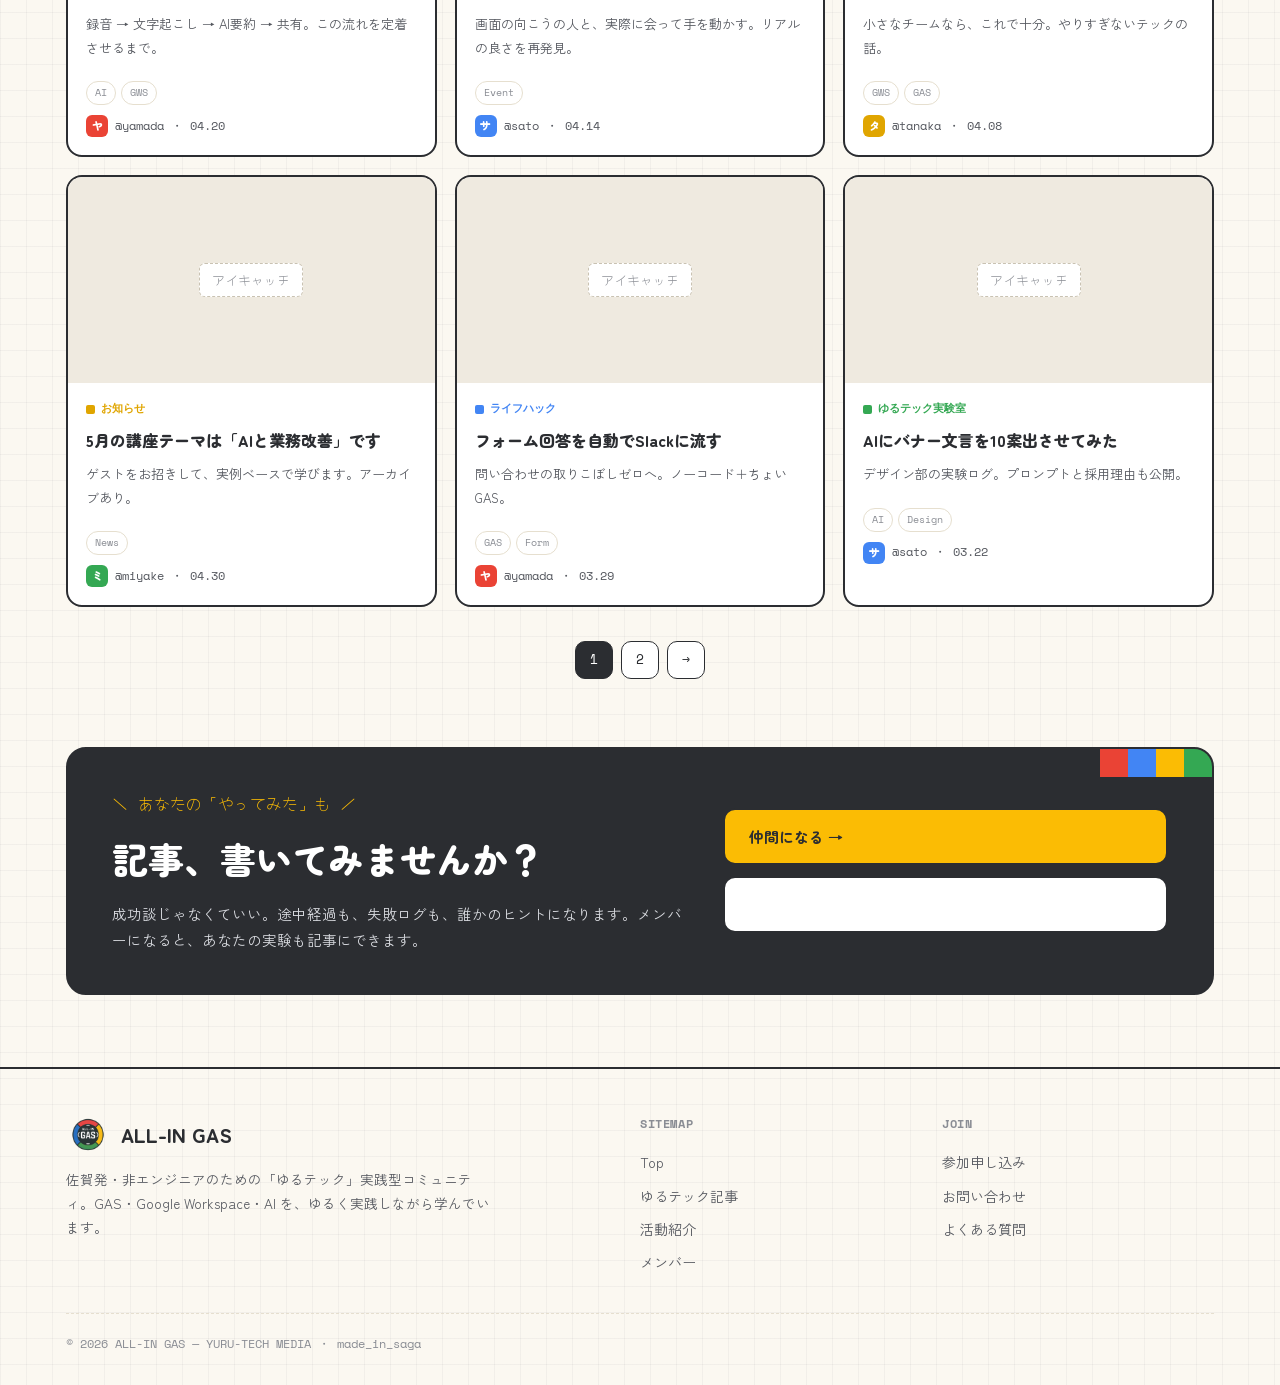
<file: articles.html>
<!DOCTYPE html>
<html lang="ja">
<head>
<meta charset="UTF-8">
<meta name="viewport" content="width=device-width, initial-scale=1.0">
<meta name="robots" content="noindex, nofollow">
<title>ゆるテック記事 ｜ ALL-IN GAS</title>
<link rel="stylesheet" href="assets/tokens.css">
<link rel="stylesheet" href="assets/site.css">
<style>
/* ---- 記事一覧ページ固有 ---- */
.toolbar{ display:flex; align-items:center; gap:10px; flex-wrap:wrap; margin:6px 0 4px; }
.filter{ display:flex; gap:7px; flex-wrap:wrap; }
.fbtn{ font-family:var(--font-round); font-weight:700; font-size:13.5px; border:1.5px solid var(--ink); background:#fff; color:var(--ink); padding:7px 14px; border-radius:30px; cursor:pointer; transition:.15s; display:inline-flex; align-items:center; gap:7px; }
.fbtn i{ width:9px; height:9px; border-radius:2px; }
.fbtn:hover{ background:#EFEAE0; }
.fbtn.on{ background:var(--ink); color:#fff; }
.fbtn.on i{ box-shadow:0 0 0 2px rgba(255,255,255,.4); }
.count{ margin-left:auto; font-family:'Space Mono',monospace; font-size:12px; color:var(--ink-3); }

/* featured */
.feat{ border:2px solid var(--ink); border-radius:18px; background:#fff; overflow:hidden; display:grid; grid-template-columns:1.2fr 1fr; box-shadow:6px 6px 0 var(--ink); margin-bottom:26px; }
.feat .ph{ aspect-ratio:auto; min-height:280px; }
.feat .body{ padding:30px 32px; display:flex; flex-direction:column; }
.feat .pin{ font-family:'Space Mono',monospace; font-size:11px; color:var(--ink-3); }
.feat .cat{ font-family:var(--font-round); font-weight:700; font-size:12.5px; padding:4px 12px; border-radius:30px; color:#fff; align-self:flex-start; margin:10px 0; }
.feat h2{ font-family:var(--font-round); font-weight:900; font-size:clamp(22px,2.6vw,30px); line-height:1.4; margin:0 0 12px; }
.feat p{ font-size:14.5px; color:var(--ink-2); margin:0 0 18px; }
.feat .meta{ font-family:'Space Mono',monospace; font-size:12.5px; color:var(--ink-2); margin-top:auto; display:flex; align-items:center; gap:9px; }
.feat .av{ width:28px; height:28px; border-radius:8px; color:#fff; display:flex; align-items:center; justify-content:center; font-family:var(--font-round); font-weight:900; font-size:13px; }

/* grid */
.art-grid{ display:grid; grid-template-columns:repeat(3,1fr); gap:18px; }
.art{ border:2px solid var(--ink); border-radius:16px; background:#fff; overflow:hidden; display:flex; flex-direction:column; transition:.16s; }
.art:hover{ transform:translate(-3px,-3px); box-shadow:5px 5px 0 var(--ink); }
.art .ph{ aspect-ratio:16/9; }
.art .body{ padding:16px 18px 18px; display:flex; flex-direction:column; flex:1; }
.art .cat{ font-family:'Space Mono',monospace; font-size:11px; font-weight:700; display:inline-flex; align-items:center; gap:6px; }
.art .cat i{ width:9px; height:9px; border-radius:2px; }
.art h3{ font-family:var(--font-round); font-weight:900; font-size:16px; line-height:1.45; margin:10px 0; }
.art .ex{ font-size:13px; color:var(--ink-2); margin:0 0 12px; }
.art .meta{ font-family:'Space Mono',monospace; font-size:11.5px; color:var(--ink-2); margin-top:auto; display:flex; align-items:center; gap:7px; }
.art .av{ width:22px; height:22px; border-radius:6px; color:#fff; display:flex; align-items:center; justify-content:center; font-family:var(--font-round); font-weight:900; font-size:11px; }
.art .tools{ display:flex; gap:5px; margin-top:10px; flex-wrap:wrap; }
.art .tools span{ font-family:'Space Mono',monospace; font-size:10px; color:var(--ink-3); border:1px solid var(--line); border-radius:20px; padding:2px 8px; }
.art.hide{ display:none; }

.pager{ display:flex; justify-content:center; gap:8px; margin-top:34px; }
.pager a{ font-family:'Space Mono',monospace; font-size:13px; border:1.5px solid var(--ink); background:#fff; width:38px; height:38px; border-radius:10px; display:flex; align-items:center; justify-content:center; transition:.15s; }
.pager a:hover{ background:#EFEAE0; }
.pager a.on{ background:var(--ink); color:#fff; }

@media (max-width:920px){ .feat{ grid-template-columns:1fr; } .feat .ph{ min-height:200px; } .art-grid{ grid-template-columns:1fr 1fr; } }
@media (max-width:620px){ .art-grid{ grid-template-columns:1fr; } }
</style>
</head>
<body>

<nav class="bar"><div class="wrap">
  <a class="logo" href="index.html"><img src="assets/logo.png" alt="">ALL-IN GAS</a>
  <div class="links">
    <a href="articles.html" class="on">記事</a>
    <a href="activities.html">活動</a>
    <a href="members.html">メンバー</a>
    <span class="status"><span class="dot"></span>メンバー募集中</span>
    <a href="join.html" class="join">参加する</a>
  </div>
</div></nav>

<!-- PAGE HERO -->
<header class="page-hero"><div class="wrap">
  <div class="crumb"><a href="index.html">Top</a> <span>/</span> <span>articles</span></div>
  <div class="row">
    <span class="tick">03</span>
    <h1>ゆるテック<span class="hl">記事</span></h1>
    <span class="en">// articles_and_logs</span>
  </div>
  <p class="lead">メンバーが書いた「やってみた」ログ。成功も失敗も、途中経過も。使ったツールや手順つきなので、読んだあとに自分でも試せます。</p>
  <div class="toolbar">
    <div class="filter" id="filter">
      <button class="fbtn on" data-cat="all">すべて</button>
      <button class="fbtn" data-cat="lab"><i style="background:var(--g-green)"></i>ゆるテック実験室</button>
      <button class="fbtn" data-cat="report"><i style="background:var(--g-red)"></i>イベント・活動レポ</button>
      <button class="fbtn" data-cat="hack"><i style="background:var(--g-blue)"></i>ライフハック</button>
      <button class="fbtn" data-cat="news"><i style="background:#E0A500"></i>お知らせ</button>
    </div>
    <span class="count" id="count">12 articles</span>
  </div>
</div></header>

<!-- FEATURED -->
<section style="padding:8px 0 12px"><div class="wrap">
  <div class="feat" data-cat="lab">
    <div class="ph"><span>アイキャッチ</span></div>
    <div class="body">
      <div class="pin mono">// pinned ・ 注目の記事</div>
      <span class="cat" style="background:var(--g-green)">ゆるテック実験室</span>
      <h2>GASで日報を自動化してみた（途中経過つき）</h2>
      <p>「毎日同じことを書いてる日報、自動化できないかな？」から始めた小さな実験。詰まったところ、AIに聞いたこと、まだ解決してないことまで、全部ログに残しました。</p>
      <div class="tools" style="margin-bottom:16px;display:flex;gap:6px;flex-wrap:wrap">
        <span class="mono" style="font-size:10.5px;border:1px solid var(--line);border-radius:20px;padding:3px 9px;color:var(--ink-3)">GAS</span>
        <span class="mono" style="font-size:10.5px;border:1px solid var(--line);border-radius:20px;padding:3px 9px;color:var(--ink-3)">Spreadsheet</span>
        <span class="mono" style="font-size:10.5px;border:1px solid var(--line);border-radius:20px;padding:3px 9px;color:var(--ink-3)">AI</span>
      </div>
      <div class="meta"><span class="av" style="background:var(--g-red)">ヤ</span>@yamada ・ 2026.05.18 ・ 読了 6分</div>
      <div style="margin-top:18px"><a href="article.html" class="btn btn-green">続きを読む →</a></div>
    </div>
  </div>
</div></section>

<!-- GRID -->
<section style="padding:4px 0"><div class="wrap">
  <div class="art-grid" id="grid">
    <article class="art" data-cat="report"><div class="ph"><span>アイキャッチ</span></div><div class="body"><span class="cat" style="color:var(--g-red)"><i style="background:var(--g-red)"></i>イベント・活動レポ</span><h3>デザイン部で作ったバナーの振り返り</h3><p class="ex">はじめての「納品」。みんなで作って、フィードバックして、直して。その過程を振り返ります。</p><div class="tools"><span>Design</span><span>AI</span></div><div class="meta" style="margin-top:10px"><span class="av" style="background:var(--g-blue)">サ</span>@sato ・ 05.10</div></div></article>

    <article class="art" data-cat="hack"><div class="ph"><span>アイキャッチ</span></div><div class="body"><span class="cat" style="color:var(--g-blue)"><i style="background:var(--g-blue)"></i>ライフハック</span><h3>非エンジニアがAIとGASで仕事を変えるまで</h3><p class="ex">「コードなんて無理」と思っていた私が、半年で業務を3つ自動化した話。</p><div class="tools"><span>GAS</span><span>AI</span><span>GWS</span></div><div class="meta" style="margin-top:10px"><span class="av" style="background:#E0A500">タ</span>@tanaka ・ 05.02</div></div></article>

    <article class="art" data-cat="lab"><div class="ph"><span>アイキャッチ</span></div><div class="body"><span class="cat" style="color:var(--g-green)"><i style="background:var(--g-green)"></i>ゆるテック実験室</span><h3>LINEに毎朝、天気とゴミ出しを通知する</h3><p class="ex">GASとLINE Messaging APIで、暮らしのうっかりを減らす実験。</p><div class="tools"><span>GAS</span><span>LINE</span></div><div class="meta" style="margin-top:10px"><span class="av" style="background:var(--g-green)">ミ</span>@miyake ・ 04.27</div></div></article>

    <article class="art" data-cat="hack"><div class="ph"><span>アイキャッチ</span></div><div class="body"><span class="cat" style="color:var(--g-blue)"><i style="background:var(--g-blue)"></i>ライフハック</span><h3>議事録、AIに要約させたら会議が変わった</h3><p class="ex">録音 → 文字起こし → AI要約 → 共有。この流れを定着させるまで。</p><div class="tools"><span>AI</span><span>GWS</span></div><div class="meta" style="margin-top:10px"><span class="av" style="background:var(--g-red)">ヤ</span>@yamada ・ 04.20</div></div></article>

    <article class="art" data-cat="report"><div class="ph"><span>アイキャッチ</span></div><div class="body"><span class="cat" style="color:var(--g-red)"><i style="background:var(--g-red)"></i>イベント・活動レポ</span><h3>佐賀もくもく会、はじめて開催しました</h3><p class="ex">画面の向こうの人と、実際に会って手を動かす。リアルの良さを再発見。</p><div class="tools"><span>Event</span></div><div class="meta" style="margin-top:10px"><span class="av" style="background:var(--g-blue)">サ</span>@sato ・ 04.14</div></div></article>

    <article class="art" data-cat="lab"><div class="ph"><span>アイキャッチ</span></div><div class="body"><span class="cat" style="color:var(--g-green)"><i style="background:var(--g-green)"></i>ゆるテック実験室</span><h3>スプレッドシートを簡易データベースにする</h3><p class="ex">小さなチームなら、これで十分。やりすぎないテックの話。</p><div class="tools"><span>GWS</span><span>GAS</span></div><div class="meta" style="margin-top:10px"><span class="av" style="background:#E0A500">タ</span>@tanaka ・ 04.08</div></div></article>

    <article class="art" data-cat="news"><div class="ph"><span>アイキャッチ</span></div><div class="body"><span class="cat" style="color:#E0A500"><i style="background:#E0A500"></i>お知らせ</span><h3>5月の講座テーマは「AIと業務改善」です</h3><p class="ex">ゲストをお招きして、実例ベースで学びます。アーカイブあり。</p><div class="tools"><span>News</span></div><div class="meta" style="margin-top:10px"><span class="av" style="background:var(--g-green)">ミ</span>@miyake ・ 04.30</div></div></article>

    <article class="art" data-cat="hack"><div class="ph"><span>アイキャッチ</span></div><div class="body"><span class="cat" style="color:var(--g-blue)"><i style="background:var(--g-blue)"></i>ライフハック</span><h3>フォーム回答を自動でSlackに流す</h3><p class="ex">問い合わせの取りこぼしゼロへ。ノーコード＋ちょいGAS。</p><div class="tools"><span>GAS</span><span>Form</span></div><div class="meta" style="margin-top:10px"><span class="av" style="background:var(--g-red)">ヤ</span>@yamada ・ 03.29</div></div></article>

    <article class="art" data-cat="lab"><div class="ph"><span>アイキャッチ</span></div><div class="body"><span class="cat" style="color:var(--g-green)"><i style="background:var(--g-green)"></i>ゆるテック実験室</span><h3>AIにバナー文言を10案出させてみた</h3><p class="ex">デザイン部の実験ログ。プロンプトと採用理由も公開。</p><div class="tools"><span>AI</span><span>Design</span></div><div class="meta" style="margin-top:10px"><span class="av" style="background:var(--g-blue)">サ</span>@sato ・ 03.22</div></div></article>
  </div>

  <div class="pager">
    <a class="on">1</a><a>2</a><a>→</a>
  </div>
</div></section>

<!-- CTA -->
<section class="cta-band" style="margin-top:40px"><div class="wrap">
  <div class="box">
    <div class="corner"><i style="background:var(--g-red)"></i><i style="background:var(--g-blue)"></i><i style="background:var(--g-yellow)"></i><i style="background:var(--g-green)"></i></div>
    <div>
      <div class="hand">＼ あなたの「やってみた」も ／</div>
      <h2>記事、書いてみませんか？</h2>
      <p>成功談じゃなくていい。途中経過も、失敗ログも、誰かのヒントになります。メンバーになると、あなたの実験も記事にできます。</p>
    </div>
    <div class="actions">
      <a href="join.html" class="btn btn-y">仲間になる →</a>
      <a href="members.html" class="btn btn-ghost">書いている人を見る</a>
    </div>
  </div>
</div></section>

<footer><div class="wrap">
  <div class="grid">
    <div>
      <div class="logo"><img src="assets/logo.png" alt="">ALL-IN GAS</div>
      <div class="desc">佐賀発・非エンジニアのための「ゆるテック」実践型コミュニティ。GAS・Google Workspace・AI を、ゆるく実践しながら学んでいます。</div>
    </div>
    <div><h5>Sitemap</h5><a href="index.html">Top</a><a href="articles.html">ゆるテック記事</a><a href="activities.html">活動紹介</a><a href="members.html">メンバー</a></div>
    <div><h5>Join</h5><a href="join.html">参加申し込み</a><a href="join.html">お問い合わせ</a><a href="join.html">よくある質問</a></div>
  </div>
  <div class="copy">© 2026 ALL-IN GAS — YURU-TECH MEDIA ・ made_in_saga</div>
</div></footer>

<script>
const filter=document.getElementById('filter'), grid=document.getElementById('grid'), count=document.getElementById('count');
const feat=document.querySelector('.feat');
// カードクリックで記事詳細へ
feat.style.cursor='pointer';
feat.addEventListener('click',e=>{ if(!e.target.closest('a')) location.href='article.html'; });
[...grid.children].forEach(a=>{ a.style.cursor='pointer'; a.addEventListener('click',()=>location.href='article.html'); });
filter.addEventListener('click',e=>{
  const b=e.target.closest('.fbtn'); if(!b) return;
  [...filter.children].forEach(x=>x.classList.remove('on')); b.classList.add('on');
  const cat=b.dataset.cat;
  let shown=0;
  [...grid.children].forEach(a=>{
    const ok = cat==='all' || a.dataset.cat===cat;
    a.classList.toggle('hide', !ok); if(ok) shown++;
  });
  // featured: 注目記事はlab。allかlab以外のとき扱いを調整
  if(feat){ const fok = cat==='all' || feat.dataset.cat===cat; feat.style.display = fok ? '' : 'none'; if(fok && cat!=='all') shown++; else if(cat==='all') shown++; }
  count.textContent = (cat==='all'? '12' : shown) + ' articles';
});
</script>
</body>
</html>
</file>
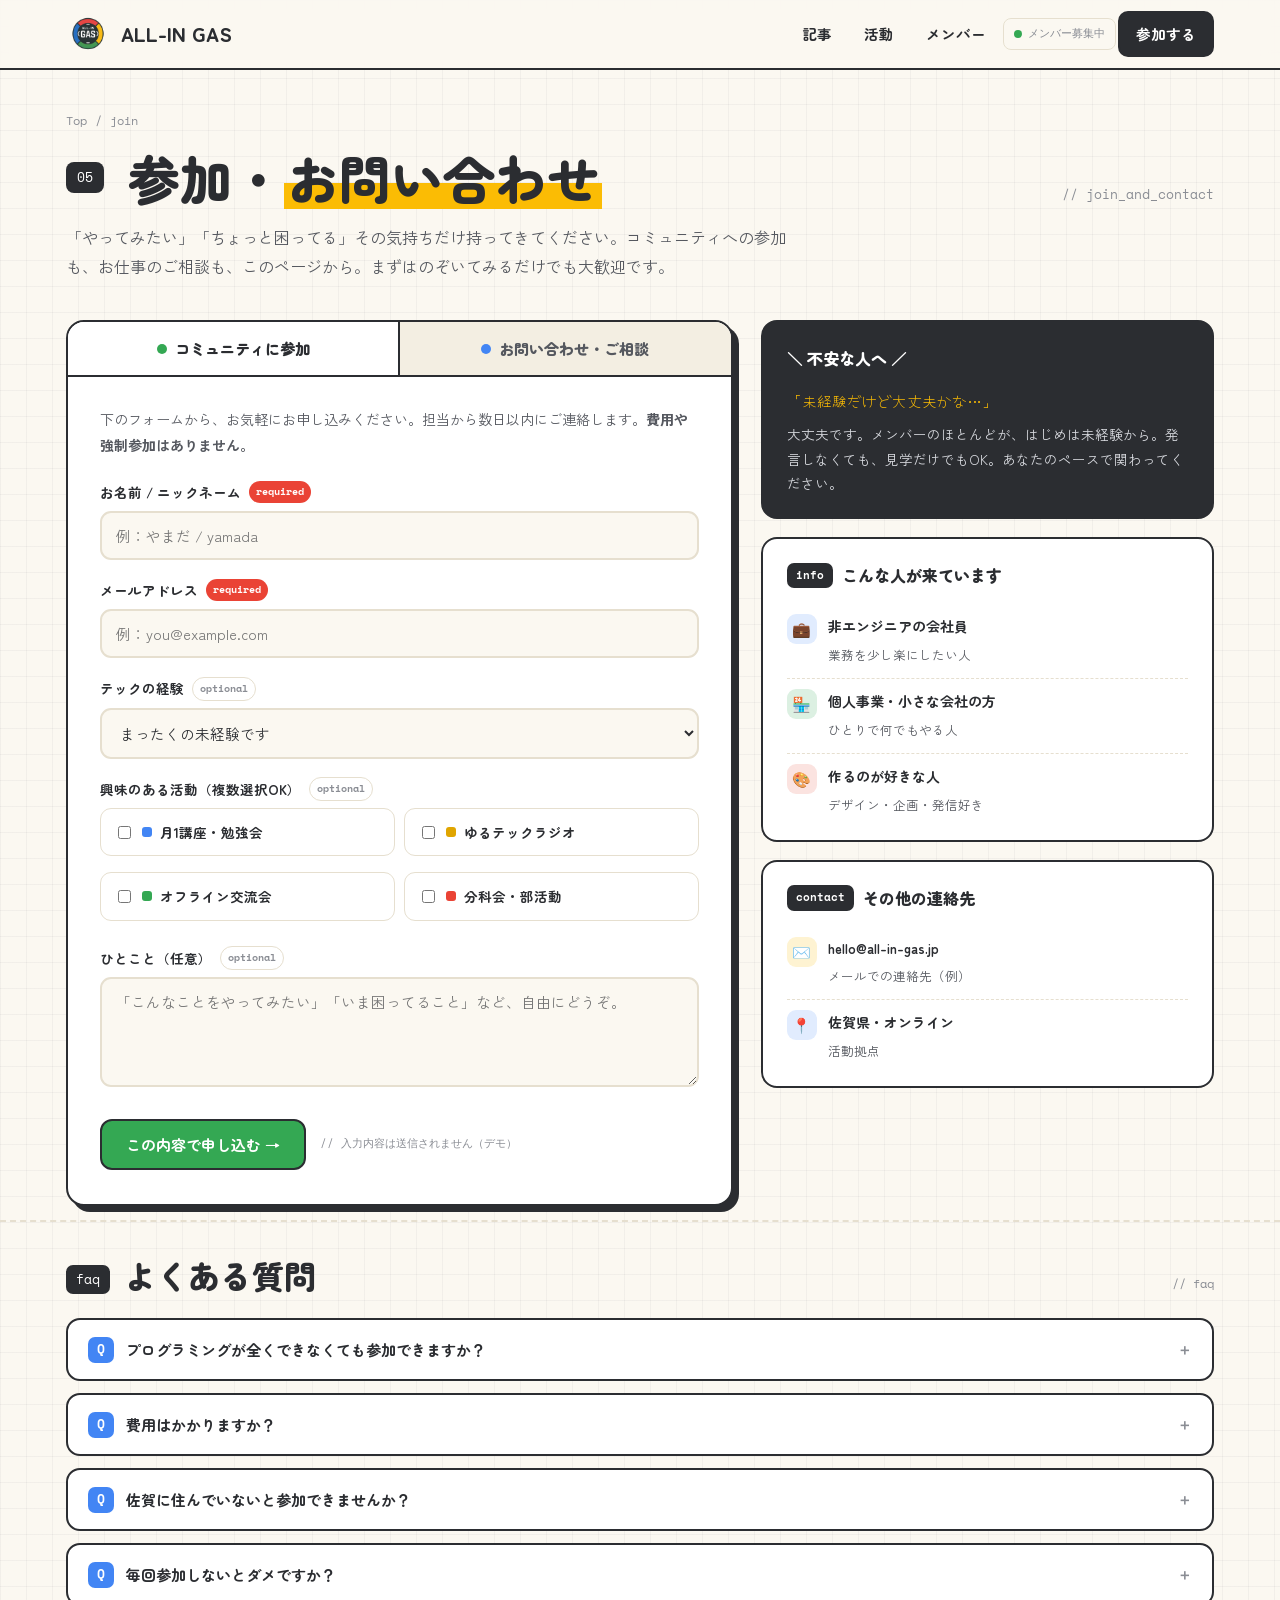
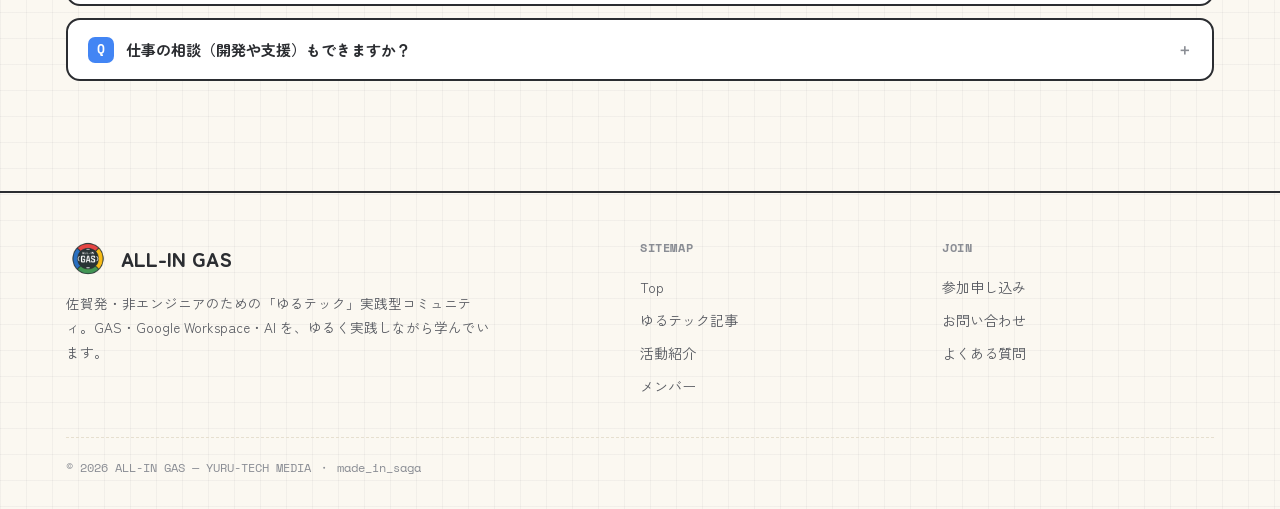
<file: join.html>
<!DOCTYPE html>
<html lang="ja">
<head>
<meta charset="UTF-8">
<meta name="viewport" content="width=device-width, initial-scale=1.0">
<meta name="robots" content="noindex, nofollow">
<title>参加申し込み・お問い合わせ ｜ ALL-IN GAS</title>
<link rel="stylesheet" href="assets/tokens.css">
<link rel="stylesheet" href="assets/site.css">
<style>
/* ---- 参加・お問い合わせページ固有 ---- */
.layout{ display:grid; grid-template-columns:1.25fr .85fr; gap:28px; align-items:start; }

/* フォームカード */
.formcard{ border:2px solid var(--ink); border-radius:18px; background:#fff; overflow:hidden; box-shadow:6px 6px 0 var(--ink); }
.formcard .tabs{ display:flex; border-bottom:2px solid var(--ink); }
.formcard .tabs button{ flex:1; font-family:var(--font-round); font-weight:900; font-size:15px; padding:16px; background:#F3EEE2; color:var(--ink-2); border:none; cursor:pointer; transition:.15s; border-right:2px solid var(--ink); display:flex; align-items:center; justify-content:center; gap:8px; }
.formcard .tabs button:last-child{ border-right:none; }
.formcard .tabs button .d{ width:10px; height:10px; border-radius:50%; }
.formcard .tabs button.on{ background:#fff; color:var(--ink); }
.formcard .panel{ padding:30px 32px 34px; }
.formcard .panel.hide{ display:none; }
.formcard .intro{ font-size:14px; color:var(--ink-2); margin:0 0 22px; }

.field{ margin-bottom:18px; }
.field label{ display:block; font-family:var(--font-round); font-weight:700; font-size:13.5px; margin-bottom:7px; display:flex; align-items:center; gap:8px; }
.field label .req{ font-family:'Space Mono',monospace; font-size:10px; color:#fff; background:var(--g-red); padding:2px 7px; border-radius:20px; }
.field label .opt{ font-family:'Space Mono',monospace; font-size:10px; color:var(--ink-3); border:1px solid var(--line); padding:2px 7px; border-radius:20px; }
.field input, .field textarea, .field select{ width:100%; font-family:var(--font-body); font-size:14.5px; color:var(--ink); background:#FBF8F1;
  border:2px solid var(--line); border-radius:11px; padding:12px 14px; transition:.15s; }
.field input:focus, .field textarea:focus, .field select:focus{ outline:none; border-color:var(--g-blue); background:#fff; box-shadow:3px 3px 0 var(--g-blue-soft); }
.field textarea{ resize:vertical; min-height:110px; }
.field .err{ display:none; font-family:'Space Mono',monospace; font-size:11px; color:var(--g-red); margin-top:6px; }
.field.bad input, .field.bad textarea{ border-color:var(--g-red); }
.field.bad .err{ display:block; }

/* チェックボックス群（興味のある活動） */
.checks{ display:grid; grid-template-columns:1fr 1fr; gap:9px; }
.check{ display:flex; align-items:center; gap:10px; border:1.5px solid var(--line); border-radius:11px; padding:11px 13px; cursor:pointer; transition:.15s; font-size:13.5px; font-family:var(--font-round); font-weight:700; }
.check:hover{ background:#F3EEE2; }
.check input{ width:auto; accent-color:var(--g-green); }
.check.sel{ border-color:var(--ink); background:#fff; box-shadow:3px 3px 0 var(--ink); }
.check .cd{ width:10px; height:10px; border-radius:3px; }

.submit-row{ margin-top:24px; display:flex; align-items:center; gap:14px; flex-wrap:wrap; }
.submit-row .note{ font-family:'Space Mono',monospace; font-size:11px; color:var(--ink-3); }

/* 完了メッセージ */
.done-msg{ display:none; text-align:center; padding:36px 20px; }
.done-msg.show{ display:block; }
.done-msg .badge{ width:84px; height:84px; border-radius:50%; background:var(--g-green); color:#fff; display:flex; align-items:center; justify-content:center; font-size:40px; margin:0 auto 18px; border:2px solid var(--ink); box-shadow:5px 5px 0 var(--ink); }
.done-msg h3{ font-family:var(--font-round); font-weight:900; font-size:24px; margin:0 0 8px; }
.done-msg p{ color:var(--ink-2); font-size:14.5px; margin:0 auto; max-width:30em; }
.done-msg .hand{ font-family:var(--font-hand); color:var(--g-red); margin-top:14px; }

/* サイド */
.side{ display:flex; flex-direction:column; gap:18px; }
.sbox{ border:2px solid var(--ink); border-radius:16px; background:#fff; padding:22px 24px; }
.sbox h3{ font-family:var(--font-round); font-weight:900; font-size:16px; margin:0 0 14px; display:flex; align-items:center; gap:9px; }
.sbox h3 .t{ font-family:'Space Mono',monospace; font-size:11px; color:#fff; background:var(--ink); padding:3px 9px; border-radius:7px; }
.sbox .li{ display:flex; gap:11px; padding:10px 0; border-bottom:1.5px dashed var(--line); align-items:flex-start; }
.sbox .li:last-child{ border-bottom:none; padding-bottom:0; }
.sbox .li .ic{ width:30px; height:30px; border-radius:9px; display:flex; align-items:center; justify-content:center; font-size:15px; flex-shrink:0; }
.sbox .li b{ font-family:var(--font-round); font-size:14px; display:block; }
.sbox .li span{ font-size:12.5px; color:var(--ink-2); }
.sbox.dark{ background:var(--ink); color:#fff; }
.sbox.dark h3{ color:#fff; }
.sbox.dark .hand{ font-family:var(--font-hand); color:var(--g-yellow); font-size:15px; }
.sbox.dark p{ font-size:13.5px; color:#D9DBE0; margin:8px 0 0; }

/* FAQ */
.faq .item{ border:2px solid var(--ink); border-radius:14px; background:#fff; margin-bottom:12px; overflow:hidden; }
.faq .q{ display:flex; align-items:center; gap:12px; padding:16px 20px; cursor:pointer; font-family:var(--font-round); font-weight:700; font-size:15px; }
.faq .q .mk{ font-family:'Space Mono',monospace; font-size:13px; color:#fff; background:var(--g-blue); width:26px; height:26px; border-radius:7px; display:flex; align-items:center; justify-content:center; flex-shrink:0; }
.faq .q .tog{ margin-left:auto; font-family:'Space Mono',monospace; color:var(--ink-3); transition:.2s; }
.faq .item.open .q .tog{ transform:rotate(45deg); }
.faq .a{ max-height:0; overflow:hidden; transition:max-height .25s ease; }
.faq .a p{ padding:0 20px 18px 58px; margin:0; font-size:14px; color:var(--ink-2); }
.faq .item.open .a{ max-height:200px; }

@media (max-width:920px){ .layout{ grid-template-columns:1fr; } .checks{ grid-template-columns:1fr; } }
</style>
</head>
<body>

<nav class="bar"><div class="wrap">
  <a class="logo" href="index.html"><img src="assets/logo.png" alt="">ALL-IN GAS</a>
  <div class="links">
    <a href="articles.html">記事</a>
    <a href="activities.html">活動</a>
    <a href="members.html">メンバー</a>
    <span class="status"><span class="dot"></span>メンバー募集中</span>
    <a href="join.html" class="join on" style="color:#fff">参加する</a>
  </div>
</div></nav>

<!-- PAGE HERO -->
<header class="page-hero"><div class="wrap">
  <div class="crumb"><a href="index.html">Top</a> <span>/</span> <span>join</span></div>
  <div class="row">
    <span class="tick">05</span>
    <h1>参加・<span class="hl">お問い合わせ</span></h1>
    <span class="en">// join_and_contact</span>
  </div>
  <p class="lead">「やってみたい」「ちょっと困ってる」その気持ちだけ持ってきてください。コミュニティへの参加も、お仕事のご相談も、このページから。まずはのぞいてみるだけでも大歓迎です。</p>
</div></header>

<!-- FORM + SIDE -->
<section id="form" style="padding:14px 0; scroll-margin-top:84px"><div class="wrap">
  <div class="layout">

    <!-- FORM -->
    <div class="formcard">
      <div class="tabs" id="tabs">
        <button class="on" data-tab="join"><span class="d" style="background:var(--g-green)"></span>コミュニティに参加</button>
        <button data-tab="contact"><span class="d" style="background:var(--g-blue)"></span>お問い合わせ・ご相談</button>
      </div>

      <!-- 参加フォーム -->
      <div class="panel" data-panel="join" id="form-area">
        <p class="intro">下のフォームから、お気軽にお申し込みください。担当から数日以内にご連絡します。<b>費用や強制参加はありません。</b></p>
        <div class="field"><label>お名前 / ニックネーム <span class="req mono">required</span></label><input type="text" data-required placeholder="例：やまだ / yamada"><div class="err mono">お名前を入力してください</div></div>
        <div class="field"><label>メールアドレス <span class="req mono">required</span></label><input type="email" data-required data-email placeholder="例：you@example.com"><div class="err mono">正しいメールアドレスを入力してください</div></div>
        <div class="field"><label>テックの経験 <span class="opt mono">optional</span></label>
          <select>
            <option>まったくの未経験です</option>
            <option>少しだけ触ったことがある</option>
            <option>仕事で使っている</option>
            <option>けっこう得意なほう</option>
          </select>
        </div>
        <div class="field"><label>興味のある活動（複数選択OK） <span class="opt mono">optional</span></label>
          <div class="checks" id="checks">
            <label class="check"><input type="checkbox"><span class="cd" style="background:var(--g-blue)"></span>月1講座・勉強会</label>
            <label class="check"><input type="checkbox"><span class="cd" style="background:#E0A500"></span>ゆるテックラジオ</label>
            <label class="check"><input type="checkbox"><span class="cd" style="background:var(--g-green)"></span>オフライン交流会</label>
            <label class="check"><input type="checkbox"><span class="cd" style="background:var(--g-red)"></span>分科会・部活動</label>
          </div>
        </div>
        <div class="field"><label>ひとこと（任意） <span class="opt mono">optional</span></label><textarea placeholder="「こんなことをやってみたい」「いま困ってること」など、自由にどうぞ。"></textarea></div>
        <div class="submit-row">
          <button class="btn btn-green" id="submit-join">この内容で申し込む →</button>
          <span class="note">// 入力内容は送信されません（デモ）</span>
        </div>
      </div>

      <!-- お問い合わせフォーム -->
      <div class="panel hide" data-panel="contact">
        <p class="intro">活動の取材、お仕事のご相談（GAS開発・AI活用支援・デザインなど）、その他のお問い合わせはこちらから。</p>
        <div class="field"><label>お名前・会社名 <span class="req mono">required</span></label><input type="text" data-required placeholder="例：株式会社○○ 田中"><div class="err mono">お名前を入力してください</div></div>
        <div class="field"><label>メールアドレス <span class="req mono">required</span></label><input type="email" data-required data-email placeholder="例：contact@example.com"><div class="err mono">正しいメールアドレスを入力してください</div></div>
        <div class="field"><label>ご相談の種類 <span class="opt mono">optional</span></label>
          <select>
            <option>お仕事のご相談（GAS / AI / デザイン）</option>
            <option>取材・登壇のご依頼</option>
            <option>コラボ・連携のご提案</option>
            <option>その他</option>
          </select>
        </div>
        <div class="field"><label>お問い合わせ内容 <span class="req mono">required</span></label><textarea data-required placeholder="ご相談の内容を、わかる範囲でお書きください。"></textarea><div class="err mono">内容を入力してください</div></div>
        <div class="submit-row">
          <button class="btn btn-primary" id="submit-contact">送信する →</button>
          <span class="note">// 入力内容は送信されません（デモ）</span>
        </div>
      </div>

      <!-- 完了 -->
      <div class="panel done-msg" id="done">
        <div class="badge">✓</div>
        <h3>ありがとうございます！</h3>
        <p>お申し込み・お問い合わせを受け付けました。担当から数日以内にご連絡しますので、少々お待ちください。</p>
        <p class="hand">＼ お会いできるのを楽しみにしています ／</p>
        <div style="margin-top:22px"><a href="index.html" class="btn btn-ghost">トップに戻る</a></div>
      </div>
    </div>

    <!-- SIDE -->
    <div class="side">
      <div class="sbox dark">
        <h3 style="color:#fff">＼ 不安な人へ ／</h3>
        <p class="hand">「未経験だけど大丈夫かな…」</p>
        <p>大丈夫です。メンバーのほとんどが、はじめは未経験から。発言しなくても、見学だけでもOK。あなたのペースで関わってください。</p>
      </div>
      <div class="sbox">
        <h3><span class="t mono">info</span>こんな人が来ています</h3>
        <div class="li"><div class="ic" style="background:var(--g-blue-soft)">💼</div><div><b>非エンジニアの会社員</b><span>業務を少し楽にしたい人</span></div></div>
        <div class="li"><div class="ic" style="background:var(--g-green-soft)">🏪</div><div><b>個人事業・小さな会社の方</b><span>ひとりで何でもやる人</span></div></div>
        <div class="li"><div class="ic" style="background:var(--g-red-soft)">🎨</div><div><b>作るのが好きな人</b><span>デザイン・企画・発信好き</span></div></div>
      </div>
      <div class="sbox">
        <h3><span class="t mono">contact</span>その他の連絡先</h3>
        <div class="li"><div class="ic" style="background:var(--g-yellow-soft)">✉️</div><div><b class="mono" style="font-size:13px">hello@all-in-gas.jp</b><span>メールでの連絡先（例）</span></div></div>
        <div class="li"><div class="ic" style="background:var(--g-blue-soft)">📍</div><div><b>佐賀県・オンライン</b><span>活動拠点</span></div></div>
      </div>
    </div>
  </div>
</div></section>

<hr class="rule">

<!-- FAQ -->
<section id="faq-section" style="padding:34px 0; scroll-margin-top:84px"><div class="wrap">
  <div class="sec-head"><span class="tick">faq</span><h2>よくある質問</h2><span class="en">// faq</span></div>
  <div class="faq" id="faq">
    <div class="item"><div class="q"><span class="mk mono">Q</span>プログラミングが全くできなくても参加できますか？<span class="tog">＋</span></div><div class="a"><p>もちろんです。ALL-IN GAS は「非エンジニアのためのコミュニティ」。メンバーの多くが未経験から始めています。「できる / できない」より「やってみたい」を大切にしています。</p></div></div>
    <div class="item"><div class="q"><span class="mk mono">Q</span>費用はかかりますか？<span class="tog">＋</span></div><div class="a"><p>基本的な参加は無料です（一部の特別イベント等で実費をいただく場合があります）。まずはお気軽にのぞいてみてください。</p></div></div>
    <div class="item"><div class="q"><span class="mk mono">Q</span>佐賀に住んでいないと参加できませんか？<span class="tog">＋</span></div><div class="a"><p>いいえ。活動の多くはオンラインなので、どこからでも参加できます。佐賀発ですが、地域を問わず仲間が集まっています。</p></div></div>
    <div class="item"><div class="q"><span class="mk mono">Q</span>毎回参加しないとダメですか？<span class="tog">＋</span></div><div class="a"><p>まったく問題ありません。気になる活動だけ、できるときに。アーカイブもあるので、自分のペースで関われます。</p></div></div>
    <div class="item"><div class="q"><span class="mk mono">Q</span>仕事の相談（開発や支援）もできますか？<span class="tog">＋</span></div><div class="a"><p>はい。GAS開発・AI活用支援・デザインなどのご相談は、上の「お問い合わせ・ご相談」タブからお送りください。</p></div></div>
  </div>
</div></section>

<footer><div class="wrap">
  <div class="grid">
    <div>
      <div class="logo"><img src="assets/logo.png" alt="">ALL-IN GAS</div>
      <div class="desc">佐賀発・非エンジニアのための「ゆるテック」実践型コミュニティ。GAS・Google Workspace・AI を、ゆるく実践しながら学んでいます。</div>
    </div>
    <div><h5>Sitemap</h5><a href="index.html">Top</a><a href="articles.html">ゆるテック記事</a><a href="activities.html">活動紹介</a><a href="members.html">メンバー</a></div>
    <div><h5>Join</h5><a href="join.html">参加申し込み</a><a href="join.html">お問い合わせ</a><a href="join.html">よくある質問</a></div>
  </div>
  <div class="copy">© 2026 ALL-IN GAS — YURU-TECH MEDIA ・ made_in_saga</div>
</div></footer>

<script>
// タブ切替
const tabs=document.getElementById('tabs');
const panels=[...document.querySelectorAll('.panel[data-panel]')];
const doneMsg=document.getElementById('done');
tabs.addEventListener('click',e=>{
  const b=e.target.closest('button'); if(!b) return;
  [...tabs.children].forEach(x=>x.classList.remove('on')); b.classList.add('on');
  doneMsg.classList.remove('show');
  panels.forEach(p=>p.classList.toggle('hide', p.dataset.panel!==b.dataset.tab));
});

// チェックボックス見た目
document.getElementById('checks').addEventListener('change',e=>{
  const lab=e.target.closest('.check'); if(lab) lab.classList.toggle('sel', e.target.checked);
});

// バリデーション + 送信
function validate(panel){
  let ok=true;
  panel.querySelectorAll('[data-required]').forEach(inp=>{
    const f=inp.closest('.field'); let bad=false;
    if(!inp.value.trim()) bad=true;
    if(inp.hasAttribute('data-email') && inp.value && !/^[^\s@]+@[^\s@]+\.[^\s@]+$/.test(inp.value)) bad=true;
    f.classList.toggle('bad', bad); if(bad) ok=false;
  });
  return ok;
}
function submit(tab){
  const panel=document.querySelector('.panel[data-panel="'+tab+'"]');
  if(!validate(panel)) { panel.querySelector('.bad input, .bad textarea')?.focus(); return; }
  panels.forEach(p=>p.classList.add('hide'));
  doneMsg.classList.add('show');
  window.scrollTo({top:document.querySelector('.formcard').offsetTop-90, behavior:'smooth'});
}
document.getElementById('submit-join').addEventListener('click',()=>submit('join'));
document.getElementById('submit-contact').addEventListener('click',()=>submit('contact'));

// #contact で来たらお問い合わせタブを開く
function openTab(tab){
  [...tabs.children].forEach(x=>x.classList.toggle('on', x.dataset.tab===tab));
  doneMsg.classList.remove('show');
  panels.forEach(p=>p.classList.toggle('hide', p.dataset.panel!==tab));
}
if(location.hash==='#contact'){ openTab('contact'); }
window.addEventListener('hashchange',()=>{ if(location.hash==='#contact') openTab('contact'); });
// 入力で赤を消す
document.querySelectorAll('.field input, .field textarea').forEach(inp=>{
  inp.addEventListener('input',()=>inp.closest('.field').classList.remove('bad'));
});

// FAQ
document.getElementById('faq').addEventListener('click',e=>{
  const q=e.target.closest('.q'); if(!q) return;
  q.parentElement.classList.toggle('open');
});
</script>
</body>
</html>
</file>
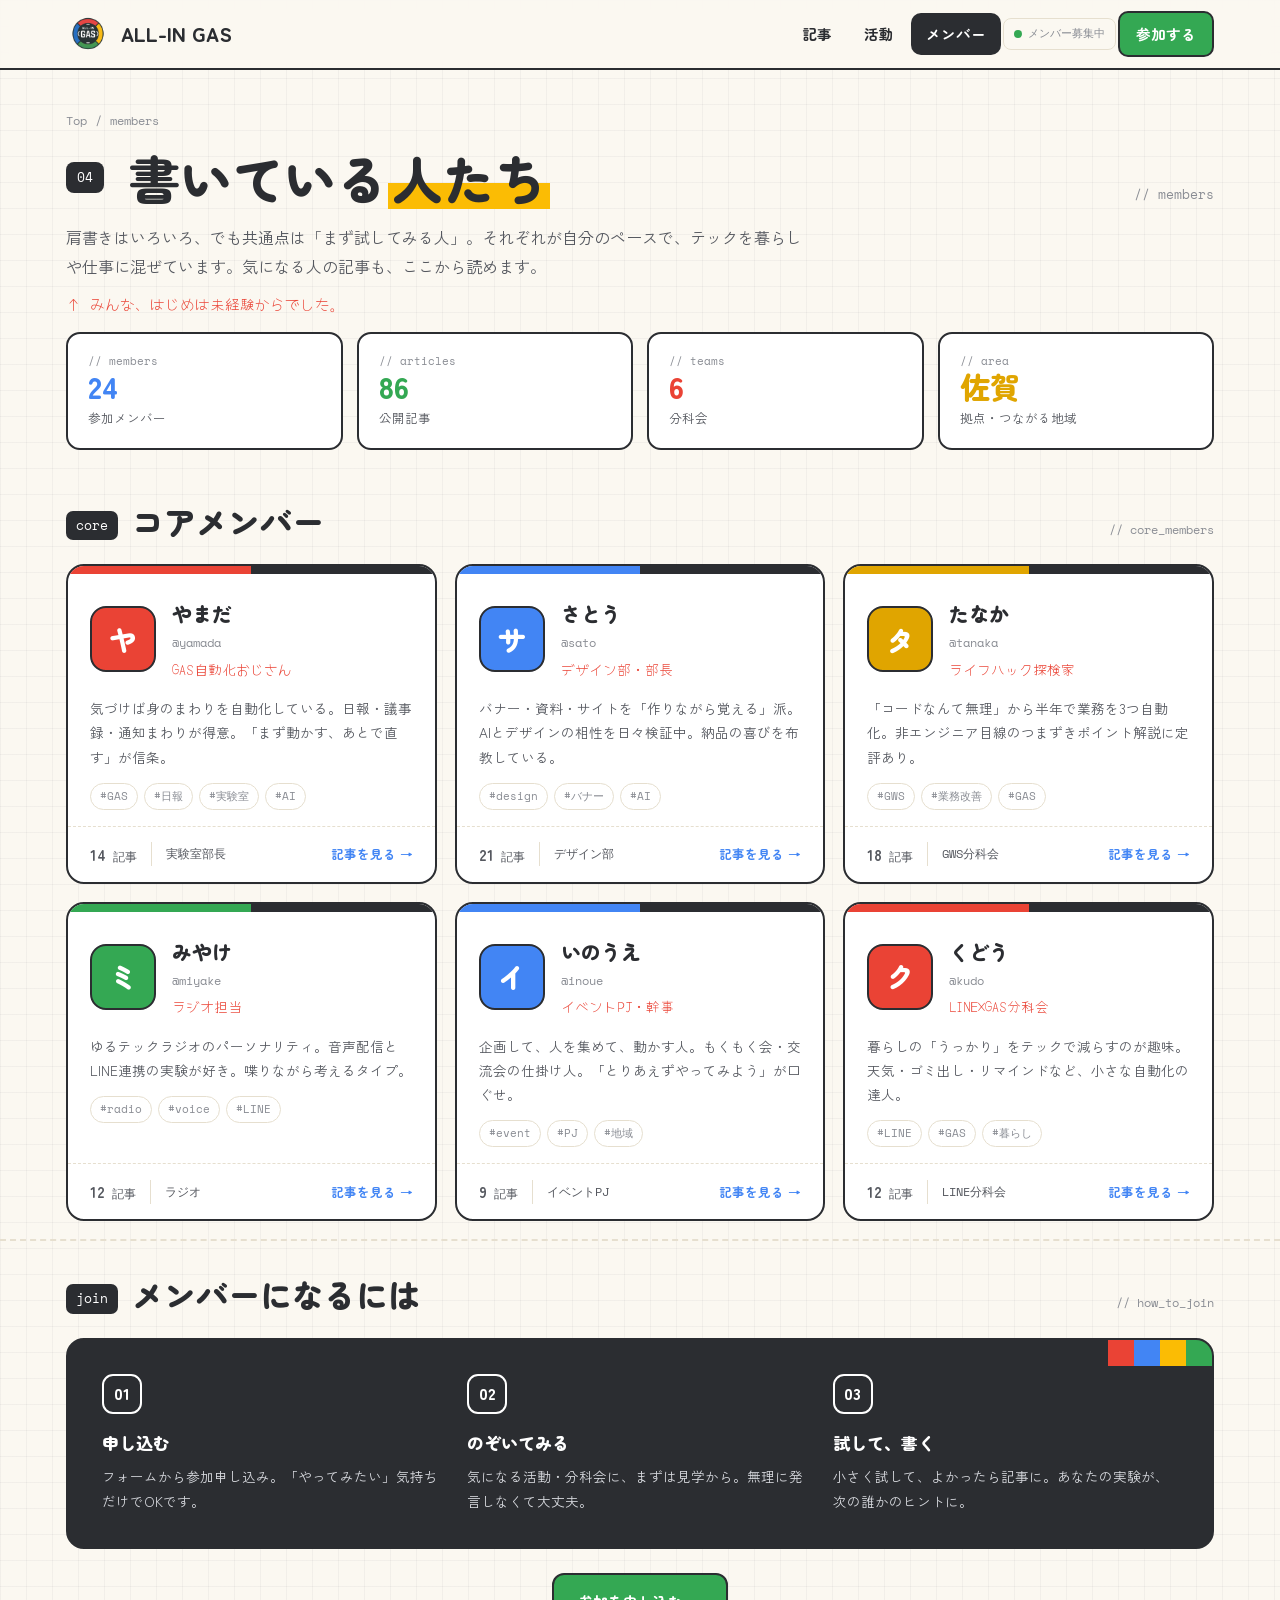
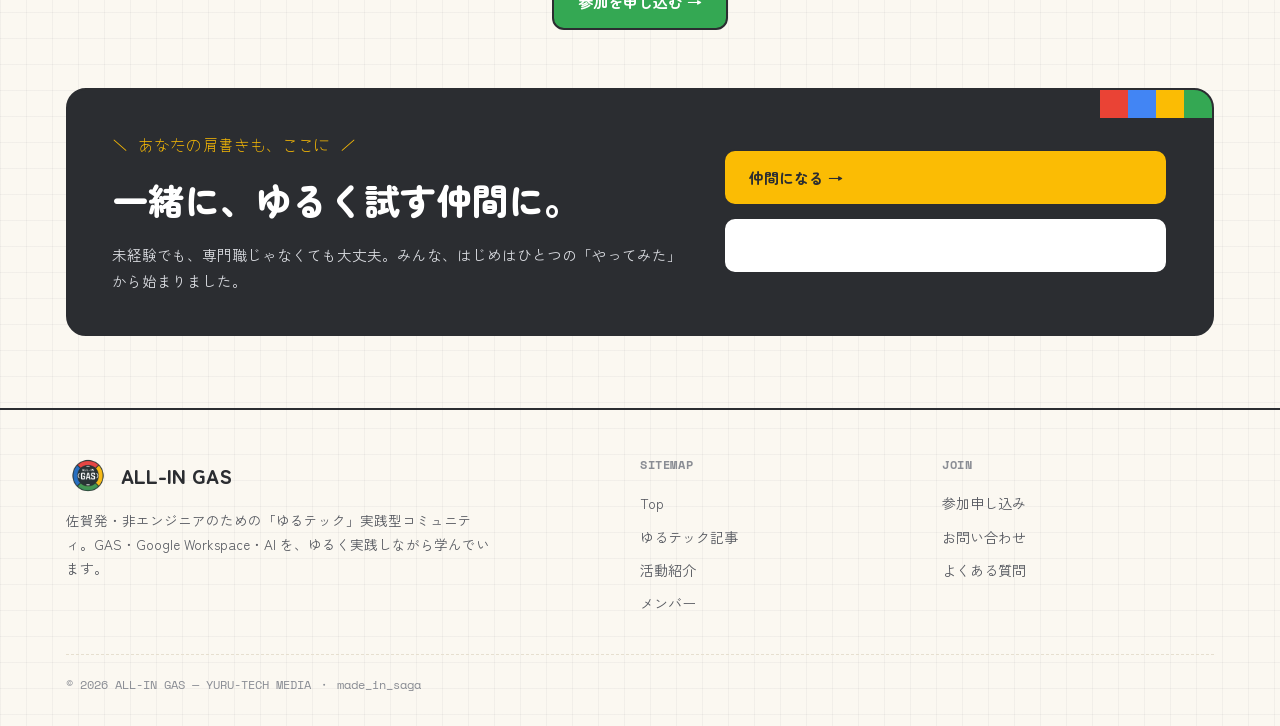
<file: members.html>
<!DOCTYPE html>
<html lang="ja">
<head>
<meta charset="UTF-8">
<meta name="viewport" content="width=device-width, initial-scale=1.0">
<meta name="robots" content="noindex, nofollow">
<title>メンバー紹介 ｜ ALL-IN GAS</title>
<link rel="stylesheet" href="assets/tokens.css">
<link rel="stylesheet" href="assets/site.css">
<style>
/* ---- メンバー紹介ページ固有 ---- */
.mgrid{ display:grid; grid-template-columns:repeat(3,1fr); gap:18px; }
.profile{ border:2px solid var(--ink); border-radius:18px; background:#fff; overflow:hidden; transition:.16s; display:flex; flex-direction:column; }
.profile:hover{ transform:translate(-3px,-3px); box-shadow:6px 6px 0 var(--ink); }
.profile .topbar2{ height:8px; display:flex; }
.profile .topbar2 i{ flex:1; }
.profile .head{ display:flex; gap:16px; align-items:center; padding:22px 22px 14px; }
.profile .av{ width:66px; height:66px; border-radius:16px; color:#fff; display:flex; align-items:center; justify-content:center; font-family:var(--font-round); font-weight:900; font-size:28px; border:2px solid var(--ink); flex-shrink:0; }
.profile .name{ font-family:var(--font-round); font-weight:900; font-size:20px; margin:0; }
.profile .handle{ font-family:'Space Mono',monospace; font-size:12px; color:var(--ink-3); }
.profile .role{ font-family:var(--font-hand); font-size:14px; color:var(--g-red); margin-top:3px; }
.profile .bio{ padding:0 22px; font-size:13.5px; color:var(--ink-2); margin:0 0 14px; }
.profile .tags{ display:flex; gap:6px; flex-wrap:wrap; padding:0 22px 16px; }
.profile .tags span{ font-family:'Space Mono',monospace; font-size:10.5px; color:var(--ink-3); border:1px solid var(--line); border-radius:20px; padding:3px 9px; }
.profile .foot{ margin-top:auto; border-top:1.5px dashed var(--line); padding:14px 22px; display:flex; align-items:center; gap:14px; font-family:'Space Mono',monospace; font-size:11.5px; color:var(--ink-2); }
.profile .foot b{ font-family:var(--font-round); font-size:15px; }
.profile .foot .sep{ width:1px; height:24px; background:var(--line); }
.profile .foot a{ margin-left:auto; font-family:var(--font-round); font-weight:700; font-size:12.5px; color:var(--g-blue); }

/* 数値帯 */
.statband{ display:grid; grid-template-columns:repeat(4,1fr); gap:14px; margin:6px 0 8px; }
.scard{ border:2px solid var(--ink); border-radius:14px; background:#fff; padding:18px 20px; }
.scard .n{ font-family:var(--font-round); font-weight:900; font-size:30px; line-height:1; }
.scard .l{ font-size:12.5px; color:var(--ink-2); margin-top:6px; }
.scard .k{ font-family:'Space Mono',monospace; font-size:10.5px; color:var(--ink-3); }

/* 参加までの3ステップ（メンバーになるには） */
.become{ border:2px solid var(--ink); border-radius:18px; background:var(--ink); color:#fff; padding:34px; display:grid; grid-template-columns:repeat(3,1fr); gap:20px; position:relative; overflow:hidden; }
.become .corner{ position:absolute; top:0; right:0; display:flex; }
.become .corner i{ width:26px; height:26px; }
.become .st{ }
.become .st .num{ width:40px; height:40px; border-radius:11px; border:2px solid #fff; display:flex; align-items:center; justify-content:center; font-family:var(--font-round); font-weight:900; font-size:16px; }
.become .st h4{ font-family:var(--font-round); font-weight:900; font-size:17px; margin:14px 0 6px; }
.become .st p{ font-size:13.5px; color:#D9DBE0; margin:0; }

@media (max-width:920px){ .mgrid{ grid-template-columns:1fr 1fr; } .statband{ grid-template-columns:1fr 1fr; } .become{ grid-template-columns:1fr; } }
@media (max-width:620px){ .mgrid{ grid-template-columns:1fr; } }
</style>
</head>
<body>

<nav class="bar"><div class="wrap">
  <a class="logo" href="index.html"><img src="assets/logo.png" alt="">ALL-IN GAS</a>
  <div class="links">
    <a href="articles.html">記事</a>
    <a href="activities.html">活動</a>
    <a href="members.html" class="on">メンバー</a>
    <span class="status"><span class="dot"></span>メンバー募集中</span>
    <a href="join.html" class="join">参加する</a>
  </div>
</div></nav>

<!-- PAGE HERO -->
<header class="page-hero"><div class="wrap">
  <div class="crumb"><a href="index.html">Top</a> <span>/</span> <span>members</span></div>
  <div class="row">
    <span class="tick">04</span>
    <h1>書いている<span class="hl">人たち</span></h1>
    <span class="en">// members</span>
  </div>
  <p class="lead">肩書きはいろいろ、でも共通点は「まず試してみる人」。それぞれが自分のペースで、テックを暮らしや仕事に混ぜています。気になる人の記事も、ここから読めます。</p>
  <p class="hand">↑ みんな、はじめは未経験からでした。</p>
  <div class="statband">
    <div class="scard"><div class="k mono">// members</div><div class="n" style="color:var(--g-blue)">24</div><div class="l">参加メンバー</div></div>
    <div class="scard"><div class="k mono">// articles</div><div class="n" style="color:var(--g-green)">86</div><div class="l">公開記事</div></div>
    <div class="scard"><div class="k mono">// teams</div><div class="n" style="color:var(--g-red)">6</div><div class="l">分科会</div></div>
    <div class="scard"><div class="k mono">// area</div><div class="n" style="color:#E0A500">佐賀</div><div class="l">拠点・つながる地域</div></div>
  </div>
</div></header>

<!-- MEMBERS -->
<section style="padding:18px 0"><div class="wrap">
  <div class="sec-head"><span class="tick">core</span><h2>コアメンバー</h2><span class="en">// core_members</span></div>
  <div class="mgrid">

    <div class="profile">
      <div class="topbar2"><i style="background:var(--g-red)"></i><i style="background:var(--ink)"></i></div>
      <div class="head"><div class="av" style="background:var(--g-red)">ヤ</div><div><h3 class="name">やまだ</h3><div class="handle mono">@yamada</div><div class="role">GAS自動化おじさん</div></div></div>
      <p class="bio">気づけば身のまわりを自動化している。日報・議事録・通知まわりが得意。「まず動かす、あとで直す」が信条。</p>
      <div class="tags"><span>#GAS</span><span>#日報</span><span>#実験室</span><span>#AI</span></div>
      <div class="foot"><div><b>14</b> 記事</div><div class="sep"></div><div>実験室部長</div><a href="articles.html">記事を見る →</a></div>
    </div>

    <div class="profile">
      <div class="topbar2"><i style="background:var(--g-blue)"></i><i style="background:var(--ink)"></i></div>
      <div class="head"><div class="av" style="background:var(--g-blue)">サ</div><div><h3 class="name">さとう</h3><div class="handle mono">@sato</div><div class="role">デザイン部・部長</div></div></div>
      <p class="bio">バナー・資料・サイトを「作りながら覚える」派。AIとデザインの相性を日々検証中。納品の喜びを布教している。</p>
      <div class="tags"><span>#design</span><span>#バナー</span><span>#AI</span></div>
      <div class="foot"><div><b>21</b> 記事</div><div class="sep"></div><div>デザイン部</div><a href="articles.html">記事を見る →</a></div>
    </div>

    <div class="profile">
      <div class="topbar2"><i style="background:#E0A500"></i><i style="background:var(--ink)"></i></div>
      <div class="head"><div class="av" style="background:#E0A500">タ</div><div><h3 class="name">たなか</h3><div class="handle mono">@tanaka</div><div class="role">ライフハック探検家</div></div></div>
      <p class="bio">「コードなんて無理」から半年で業務を3つ自動化。非エンジニア目線のつまずきポイント解説に定評あり。</p>
      <div class="tags"><span>#GWS</span><span>#業務改善</span><span>#GAS</span></div>
      <div class="foot"><div><b>18</b> 記事</div><div class="sep"></div><div>GWS分科会</div><a href="articles.html">記事を見る →</a></div>
    </div>

    <div class="profile">
      <div class="topbar2"><i style="background:var(--g-green)"></i><i style="background:var(--ink)"></i></div>
      <div class="head"><div class="av" style="background:var(--g-green)">ミ</div><div><h3 class="name">みやけ</h3><div class="handle mono">@miyake</div><div class="role">ラジオ担当</div></div></div>
      <p class="bio">ゆるテックラジオのパーソナリティ。音声配信とLINE連携の実験が好き。喋りながら考えるタイプ。</p>
      <div class="tags"><span>#radio</span><span>#voice</span><span>#LINE</span></div>
      <div class="foot"><div><b>12</b> 記事</div><div class="sep"></div><div>ラジオ</div><a href="articles.html">記事を見る →</a></div>
    </div>

    <div class="profile">
      <div class="topbar2"><i style="background:var(--g-blue)"></i><i style="background:var(--ink)"></i></div>
      <div class="head"><div class="av" style="background:var(--g-blue)">イ</div><div><h3 class="name">いのうえ</h3><div class="handle mono">@inoue</div><div class="role">イベントPJ・幹事</div></div></div>
      <p class="bio">企画して、人を集めて、動かす人。もくもく会・交流会の仕掛け人。「とりあえずやってみよう」が口ぐせ。</p>
      <div class="tags"><span>#event</span><span>#PJ</span><span>#地域</span></div>
      <div class="foot"><div><b>9</b> 記事</div><div class="sep"></div><div>イベントPJ</div><a href="articles.html">記事を見る →</a></div>
    </div>

    <div class="profile">
      <div class="topbar2"><i style="background:var(--g-red)"></i><i style="background:var(--ink)"></i></div>
      <div class="head"><div class="av" style="background:var(--g-red)">ク</div><div><h3 class="name">くどう</h3><div class="handle mono">@kudo</div><div class="role">LINE×GAS分科会</div></div></div>
      <p class="bio">暮らしの「うっかり」をテックで減らすのが趣味。天気・ゴミ出し・リマインドなど、小さな自動化の達人。</p>
      <div class="tags"><span>#LINE</span><span>#GAS</span><span>#暮らし</span></div>
      <div class="foot"><div><b>12</b> 記事</div><div class="sep"></div><div>LINE分科会</div><a href="articles.html">記事を見る →</a></div>
    </div>

  </div>
</div></section>

<hr class="rule">

<!-- メンバーになるには -->
<section style="padding:34px 0"><div class="wrap">
  <div class="sec-head"><span class="tick">join</span><h2>メンバーになるには</h2><span class="en">// how_to_join</span></div>
  <div class="become">
    <div class="corner"><i style="background:var(--g-red)"></i><i style="background:var(--g-blue)"></i><i style="background:var(--g-yellow)"></i><i style="background:var(--g-green)"></i></div>
    <div class="st"><div class="num">01</div><h4>申し込む</h4><p>フォームから参加申し込み。「やってみたい」気持ちだけでOKです。</p></div>
    <div class="st"><div class="num">02</div><h4>のぞいてみる</h4><p>気になる活動・分科会に、まずは見学から。無理に発言しなくて大丈夫。</p></div>
    <div class="st"><div class="num">03</div><h4>試して、書く</h4><p>小さく試して、よかったら記事に。あなたの実験が、次の誰かのヒントに。</p></div>
  </div>
  <div style="text-align:center;margin-top:24px"><a href="join.html" class="btn btn-green">参加を申し込む →</a></div>
</div></section>

<!-- CTA -->
<section class="cta-band"><div class="wrap">
  <div class="box">
    <div class="corner"><i style="background:var(--g-red)"></i><i style="background:var(--g-blue)"></i><i style="background:var(--g-yellow)"></i><i style="background:var(--g-green)"></i></div>
    <div>
      <div class="hand">＼ あなたの肩書きも、ここに ／</div>
      <h2>一緒に、ゆるく試す仲間に。</h2>
      <p>未経験でも、専門職じゃなくても大丈夫。みんな、はじめはひとつの「やってみた」から始まりました。</p>
    </div>
    <div class="actions">
      <a href="join.html" class="btn btn-y">仲間になる →</a>
      <a href="activities.html" class="btn btn-ghost">活動を見る</a>
    </div>
  </div>
</div></section>

<footer><div class="wrap">
  <div class="grid">
    <div>
      <div class="logo"><img src="assets/logo.png" alt="">ALL-IN GAS</div>
      <div class="desc">佐賀発・非エンジニアのための「ゆるテック」実践型コミュニティ。GAS・Google Workspace・AI を、ゆるく実践しながら学んでいます。</div>
    </div>
    <div><h5>Sitemap</h5><a href="index.html">Top</a><a href="articles.html">ゆるテック記事</a><a href="activities.html">活動紹介</a><a href="members.html">メンバー</a></div>
    <div><h5>Join</h5><a href="join.html">参加申し込み</a><a href="join.html">お問い合わせ</a><a href="join.html">よくある質問</a></div>
  </div>
  <div class="copy">© 2026 ALL-IN GAS — YURU-TECH MEDIA ・ made_in_saga</div>
</div></footer>

</body>
</html>
</file>
<file: assets/tokens.css>
/* ============================================================
   ALL-IN GAS — 共通デザイントークン
   「ゆるテック」: やさしい・明るい・ゆるい・でも信頼感
   Googleカラー(赤・青・黄・緑) + 温かみのある手書きアクセント
   ============================================================ */

@import url('https://fonts.googleapis.com/css2?family=Zen+Maru+Gothic:wght@400;500;700;900&family=Zen+Kaku+Gothic+New:wght@400;500;700;900&family=Yomogi&family=Klee+One:wght@400;600&family=Outfit:wght@500;600;700;800&display=swap');

:root {
  /* --- Googleカラー --- */
  --g-red:    #EA4335;
  --g-blue:   #4285F4;
  --g-yellow: #FBBC04;
  --g-green:  #34A853;

  /* やわらかめの派生（背景ブロック用） */
  --g-red-soft:    #FBE3E0;
  --g-blue-soft:   #E1ECFE;
  --g-yellow-soft: #FEF3D2;
  --g-green-soft:  #DCF0E2;

  /* --- インク & ペーパー --- */
  --ink:        #2B2D31;   /* ロゴ中心の濃いチャコール */
  --ink-2:      #55585F;   /* サブテキスト */
  --ink-3:      #8A8D94;   /* 補助 */
  --paper:      #FBF8F1;   /* 温かいクリーム地 */
  --paper-2:    #F3EEE2;   /* 少し沈んだ紙 */
  --paper-card: #FFFFFF;
  --line:       #E6DFCF;   /* 紙に馴染む罫線 */
  --line-ink:   #2B2D31;

  /* --- フォント --- */
  --font-round: 'Zen Maru Gothic', 'Hiragino Maru Gothic ProN', sans-serif; /* 見出し・ブランド（丸ゴシック） */
  --font-body:  'Zen Kaku Gothic New', 'Hiragino Sans', sans-serif;          /* 本文 */
  --font-hand:  'Yomogi', 'Klee One', cursive;                               /* 手書きアクセント */
  --font-latin: 'Outfit', sans-serif;                                        /* 英字ディスプレイ */

  --radius:   18px;
  --radius-lg: 28px;
  --shadow-sticker: 0 6px 0 rgba(43,45,49,.10), 0 14px 28px -12px rgba(43,45,49,.30);
}

* { box-sizing: border-box; }

::selection { background: var(--g-yellow); color: var(--ink); }
</file>
<file: assets/site.css>
/* ============================================================
   ALL-IN GAS — 下層ページ共通シェル（案C 実験ノート基調）
   tokens.css の後に読み込む
   ============================================================ */
@import url('https://fonts.googleapis.com/css2?family=Space+Mono:wght@400;700&display=swap');

html{ scroll-behavior:smooth; }
body{ margin:0; background:#FBF8F1; color:var(--ink); font-family:var(--font-body); line-height:1.8;
  -webkit-font-smoothing:antialiased;
  background-image:
    linear-gradient(rgba(43,45,49,.045) 1px, transparent 1px),
    linear-gradient(90deg, rgba(43,45,49,.045) 1px, transparent 1px);
  background-size:26px 26px; }
a{ color:inherit; text-decoration:none; }
img{ display:block; max-width:100%; }
.wrap{ max-width:1200px; margin:0 auto; padding:0 26px; }
.mono{ font-family:'Space Mono', ui-monospace, monospace; }

.ph{ position:relative; background:#EFEAE0; display:flex; align-items:center; justify-content:center;
  color:var(--ink-3); font-family:var(--font-hand); font-size:13px; }
.ph span{ background:#fff; padding:4px 12px; border-radius:6px; border:1px dashed #C9C2B2; }

/* buttons */
.btn{ font-family:var(--font-round); font-weight:700; font-size:15px; padding:13px 24px; border-radius:12px;
  display:inline-flex; align-items:center; gap:8px; transition:.16s; cursor:pointer; border:2px solid var(--ink); }
.btn-primary{ background:var(--ink); color:#fff; }
.btn-primary:hover{ box-shadow:4px 4px 0 var(--g-blue); transform:translate(-2px,-2px); }
.btn-ghost{ background:#fff; }
.btn-ghost:hover{ box-shadow:4px 4px 0 var(--ink); transform:translate(-2px,-2px); }
.btn-y{ background:var(--g-yellow); color:var(--ink); border-color:var(--ink); }
.btn-y:hover{ transform:translate(-2px,-2px); box-shadow:4px 4px 0 var(--ink); }
.btn-green{ background:var(--g-green); color:#fff; }
.btn-green:hover{ transform:translate(-2px,-2px); box-shadow:4px 4px 0 var(--ink); }

/* ====================== NAV ====================== */
nav.bar{ position:sticky; top:0; z-index:50; background:rgba(251,248,241,.9); backdrop-filter:blur(8px); border-bottom:2px solid var(--ink); }
nav.bar .wrap{ display:flex; align-items:center; gap:8px; height:68px; }
nav.bar .logo{ display:flex; align-items:center; gap:11px; font-family:var(--font-round); font-weight:900; font-size:20px; white-space:nowrap; }
nav.bar .logo img{ width:44px; height:44px; }
nav.bar .links{ display:flex; gap:2px; margin-left:auto; align-items:center; }
nav.bar .links a{ font-family:var(--font-round); font-weight:700; font-size:14.5px; padding:8px 15px; border-radius:10px; transition:.15s; white-space:nowrap; }
nav.bar .links a:hover{ background:#EFEAE0; }
nav.bar .links a.on{ background:var(--ink); color:#fff; }
nav.bar .join{ background:var(--g-green); color:#fff !important; border:2px solid var(--ink); padding:8px 16px !important; }
nav.bar .join:hover{ box-shadow:3px 3px 0 var(--ink); transform:translate(-1px,-1px); }
nav.bar .status{ font-family:'Space Mono',monospace; font-size:11px; color:var(--ink-3); border:1.5px solid var(--line); border-radius:8px; padding:5px 10px; display:flex; align-items:center; gap:6px; }
nav.bar .status .dot{ width:8px; height:8px; border-radius:50%; background:var(--g-green); }

/* ====================== PAGE HERO (下層共通ヘッダ) ====================== */
.page-hero{ padding:40px 0 26px; }
.crumb{ font-family:'Space Mono',monospace; font-size:12px; color:var(--ink-3); display:flex; align-items:center; gap:8px; }
.crumb a:hover{ color:var(--g-blue); }
.page-hero .row{ display:flex; align-items:flex-end; gap:24px; margin-top:16px; flex-wrap:wrap; }
.page-hero .tick{ font-family:'Space Mono',monospace; font-size:13px; color:#fff; background:var(--ink); padding:4px 11px; border-radius:8px; align-self:center; }
.page-hero h1{ font-family:var(--font-round); font-weight:900; font-size:clamp(32px,4.6vw,52px); line-height:1.14; margin:0; }
.page-hero h1 .hl{ background:linear-gradient(180deg,transparent 58%, var(--g-yellow) 58%, var(--g-yellow) 92%, transparent 92%); padding:0 3px; }
.page-hero .en{ font-family:'Space Mono',monospace; font-size:13px; color:var(--ink-3); margin-left:auto; }
.page-hero .lead{ font-size:16px; color:var(--ink-2); margin:16px 0 0; max-width:46em; }
.page-hero .hand{ font-family:var(--font-hand); font-size:15px; color:var(--g-red); margin-top:10px; }

/* section heads (再利用) */
.sec-head{ display:flex; align-items:flex-end; gap:14px; margin-bottom:24px; flex-wrap:wrap; }
.sec-head .tick{ font-family:'Space Mono',monospace; font-size:13px; color:#fff; background:var(--ink); padding:3px 10px; border-radius:7px; }
.sec-head h2{ font-family:var(--font-round); font-weight:900; font-size:clamp(22px,2.8vw,32px); margin:0; line-height:1.2; }
.sec-head .en{ font-family:'Space Mono',monospace; font-size:12px; color:var(--ink-3); margin-left:auto; }

/* divider */
.rule{ border:0; border-top:2px dashed var(--line); margin:0; }

/* ====================== FOOTER ====================== */
footer{ border-top:2px solid var(--ink); padding:44px 0 30px; margin-top:64px; }
footer .grid{ display:grid; grid-template-columns:2fr 1fr 1fr; gap:30px; }
footer .logo{ display:flex; align-items:center; gap:11px; font-family:var(--font-round); font-weight:900; font-size:20px; margin-bottom:10px; }
footer .logo img{ width:44px; height:44px; }
footer .desc{ font-size:13.5px; color:var(--ink-2); max-width:32em; }
footer h5{ font-family:'Space Mono',monospace; font-size:12px; margin:0 0 12px; color:var(--ink-3); text-transform:uppercase; letter-spacing:.05em; }
footer a{ display:block; font-size:14px; color:var(--ink-2); padding:4px 0; }
footer a:hover{ color:var(--g-blue); }
footer .copy{ font-family:'Space Mono',monospace; margin-top:34px; padding-top:20px; border-top:1.5px dashed var(--line); font-size:11.5px; color:var(--ink-3); }

/* ====================== CTA バンド (下層共通) ====================== */
.cta-band{ padding:24px 0 8px; }
.cta-band .box{ border:2px solid var(--ink); border-radius:20px; background:var(--ink); color:#fff; padding:40px 44px;
  display:grid; grid-template-columns:1.3fr 1fr; gap:32px; align-items:center; position:relative; overflow:hidden; }
.cta-band .corner{ position:absolute; top:0; right:0; display:flex; }
.cta-band .corner i{ width:28px; height:28px; }
.cta-band .hand{ font-family:var(--font-hand); color:var(--g-yellow); font-size:16px; }
.cta-band h2{ font-family:var(--font-round); font-weight:900; font-size:clamp(24px,3.2vw,36px); margin:8px 0 10px; }
.cta-band p{ color:#D9DBE0; margin:0; font-size:14.5px; }
.cta-band .actions{ display:flex; flex-direction:column; gap:11px; }
.cta-band .actions .btn-ghost{ background:#fff; }

@media (max-width:760px){
  nav.bar .links .status{ display:none; }
  footer .grid, .cta-band .box{ grid-template-columns:1fr; }
}
</file>
